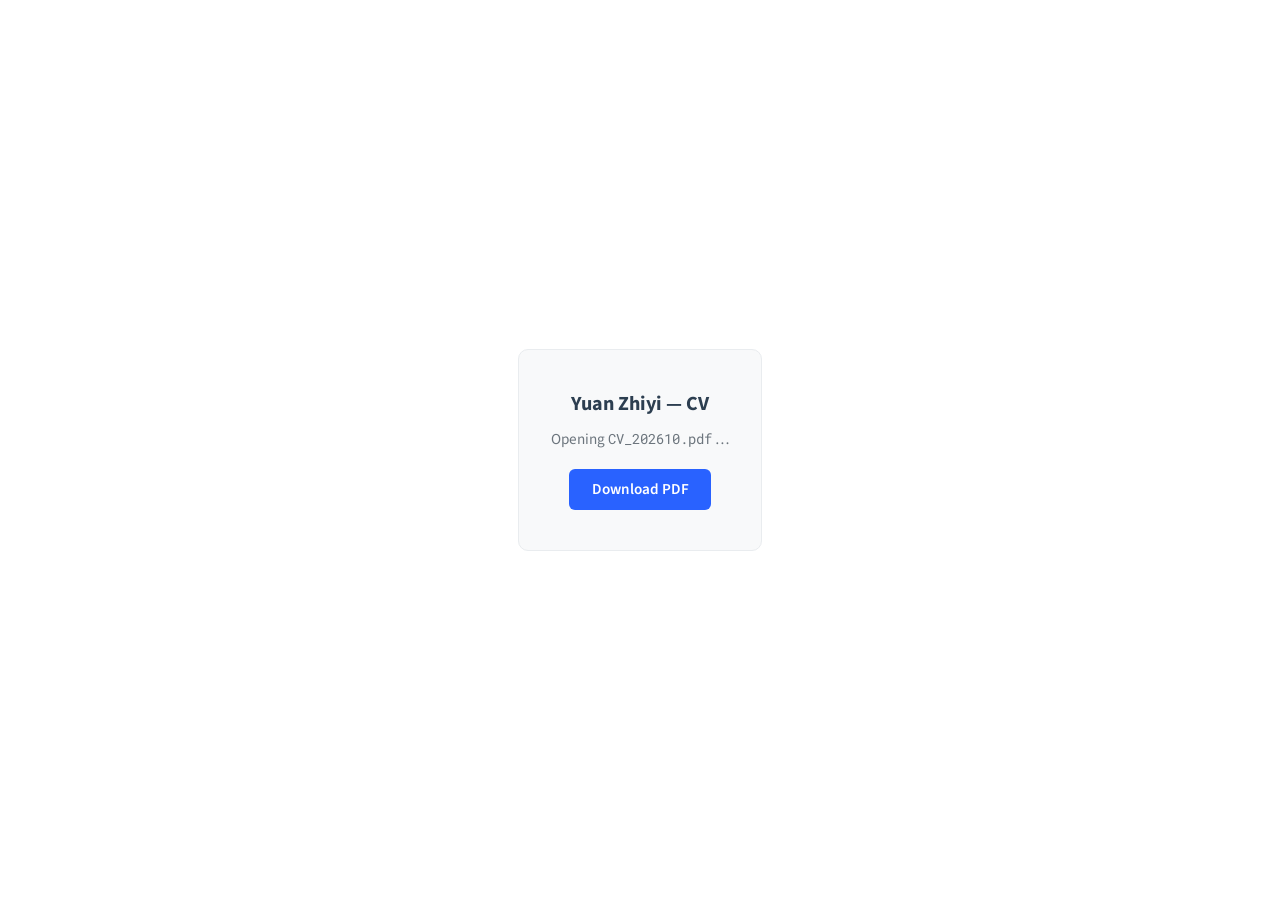
<file: cv.html>
<!DOCTYPE html>
<html lang="en">
<head>
  <meta charset="UTF-8">
  <meta name="viewport" content="width=device-width, initial-scale=1.0">
  <title>CV — Yuan Zhiyi (苑智奕)</title>
  <meta name="description" content="CV of Yuan Zhiyi">
  <link href="https://fonts.googleapis.com/css2?family=Source+Sans+3:wght@400;600&family=Roboto+Mono:wght@400;500&display=swap" rel="stylesheet">
  <style>
    :root {
      --color-primary: #2962ff;
      --color-text: #2c3e50;
      --color-text-secondary: #6c757d;
      --color-border: #e9ecef;
      --color-bg-alt: #f8f9fa;
    }
    * { margin: 0; padding: 0; box-sizing: border-box; }
    body {
      font-family: 'Source Sans 3', -apple-system, BlinkMacSystemFont, 'Segoe UI', Roboto, sans-serif;
      color: var(--color-text);
      background: #fff;
      min-height: 100vh;
      display: flex;
      align-items: center;
      justify-content: center;
      padding: 2rem;
    }
    .card {
      text-align: center;
      max-width: 420px;
      padding: 2.5rem 2rem;
      border: 1px solid var(--color-border);
      border-radius: 10px;
      background: var(--color-bg-alt);
    }
    h1 { font-size: 1.25rem; margin-bottom: 0.6rem; }
    p { color: var(--color-text-secondary); font-size: 0.95rem; margin-bottom: 1.2rem; }
    a.btn {
      display: inline-block;
      padding: 0.6rem 1.4rem;
      background: var(--color-primary);
      color: #fff;
      border-radius: 6px;
      text-decoration: none;
      font-weight: 600;
      font-size: 0.95rem;
    }
    a.btn:hover { text-decoration: none; opacity: 0.9; }
    .mono { font-family: 'Roboto Mono', monospace; font-size: 0.85rem; }
  </style>
</head>
<body>
  <div class="card">
    <h1>Yuan Zhiyi — CV</h1>
    <p>Opening <span class="mono">CV_202610.pdf</span> …</p>
    <a class="btn" id="cv-download" download="CV_202610.pdf" href="#">Download PDF</a>
  </div>
  <script>
    (function () {
      var b64 = "[base64]/77J2MlkqlTtbsBoNFTKhQwGY3mxUJffL/7i6j9/WcNlLfuy7Zf33+qFv9b//7r86dfLH//iL8EtpYR8+fXj4uszwe+XEJeS6pX7P67Oratz8cO5FOrfpX2+vsQ1tTv5dY/1s9yd8+/1zv31n7/+rQ4aL94tu9t9G/TF72kJztc/whK2QMNGX1+40Yt16LQ5F95fX1LiIctb/Z/r//pU+oafca+fqT5Z3w71e26j3PF/rIT5K14v9bm8EeEFx9PvdQERZpG/1mKXQfPUcdb6GSN+tjnj7Uh1G1douVUacMgccTomMQZeYONdpoHj1iZiMtq3ttT2CVPvtPTUWHEkm0fRezkg49pnG6F9ttFkLrqXvsFe/flXFgPvlz3nADsWwxJ9rhvml7DaDQsfyKZALGhsbmzANfKIv1+WuG/58h8zUl5yHem3S9rikncvV/59+fvlF6Qhd1LDb4aypOyJhkJb2LY6bqFdoQ0D6XSvsQlA43TdR1cCXi/7awywyfxWozeu7Rtx/Vu7gsIDO3XjOynjiLKHt5mEx7AvVU2qUhGVIJyvYbuyBLy+hJWH2WSrmAj4Ft5YgupnIg0g9gpR8CTLaPiQd7/pdvh3ERPSkTZCpFHa98o8XMQ6MBxX0atpeqMJE5JXXB0+t8UgYe0brLMoqUIgTd5IAt5u/HTZXtcCO/WaWWVBNe/[base64]/IH8ws/YUYHY8BWxw82bgmNMRgupN5ym2aeCoN3Vbg2lQaeU2zQqtxES4KrR+uCe1CaxANFae0pZTON1oz2GC0h393ME4HvPj/O59IrjpaNw83OdCI1nzvKPS8hZNGh1x3gUcA9kJ36eOAg933JdQTjIOmKcZBxdJAVgTUn7Sqw48nfq0NJ+z4YlfJm3QyjOUYlKFLtifQFEQf2bd0WboQQyYUl2jR1VE0ZDp5Cx/hQa4a23BgDcWms+NXbg8CheIvQvRHS+pDRn8A51fVlAbxn+tNIAlYR+8DiAxBu0GhNdMUikBPXe4KRYly21MkAX/oUJfmUljUkgUmve2EU7QYMATYiltc9Xy2rxXq8qQNvn/Go59Ghnk8sSForeEhb7x0/dMR4M9/nOISH6HEIqLa3CAAwQdAtOspoe3qXDW0S0xtBXRKZLXTPKyILdjQgfTBrfuuDBJ4JnZ5+x3l4vPyB4xlNy2oWevxDssw4I5RyWeqTalgijJgsDuv0PB/hxmOAUt+YxWxtdhfKsAlqXHpWsOU/YwcraiMA1Ni5M1+GT34Ytc6MeXGL0pVQBvyVb1+jY+voaP6s04CMdtt6DZ0TGY/MB3iKmIMMnRW/yCaqyIrZCMNYHX7ZuhCKnlCImnDjcWXvqJ8IhcE3Eri15lxXwqsANGLHFT5Z22bMZUUeewqEQPZBBVPKX1DBlIraVOSY7MNMFfFe22sMlJv3R1WUsYg39C3qHoKYV3eygiVb/evWg2Cdt/GIAnHfjXZT9wHcu+O15PgJG33RO5uRhkabI8kiKWcZtY6gSQbOD1xl6P6hutCkFMdniWPHG2kO1isOmJhWcjJuAJCRGcnpEa8xA3rYwMvb5sJxVGgkhH2thp/h4XyUplHYZt3MEU4QWxlLYjjEMbxBE7iu6qTsXDXp84TxGfjRBducVYBU0BHDeNowDt0pBl63XcYExLVt1kuncZva20l8QI+yi22unAWz53WjKZNLZwPRAedpELDlpWw6fIuL4rjpGy+UEhusUmH3V4O9jBnEO4+EPeyfSQ2OUe66BwxqHs077iI+y/[base64]/XmWQDWYNK+BEuq5k84/CJ3hZblN7jSDCtHqfDirLSllhoStTQYj5NdvqUl/pfXafE7TpDL6rhqhYPNmwleQtH/[base64]/mfFTOz8wUhuPl1OXL3Rv726PhWik4M8nS+laeCDVmPax3Oc5m/RHXLFnJbf5yqF8SnaP/0aDarpFFoy9mENgqh9gBqQ5KNShaMShBqH4kgIYO3iCT5LNvSRlCqNb3VyOGDMCS0DD6+iqGU0QytUUIMNAHSZrYSLqFzlL/OfqnYMilIFH80v0YgvLC1YqJl0yMcA3281eVhb7YwIE7F/[base64]/7kYKTX0yG/msexzUWihUMZe5JHGeszPi2+hexhXXKOzMM39oNSFZqUblVdjF2fgOa+bNPKwQ59e8eMMK3WFL/sqiXYB2P3lXpgFObaHpihbINj9QWDr1dMYKaP17RfrTw/WTFxlcnahpOiUdqnSiWtxLKKnJ28NS+XuCX6sXfmfy+XhC1/[base64]/HpORYtabAN43Rwgdo17Mmsy2smhJ1uBwWl3gcN5kU1GttkGztactpua9qpj5GTbqgDHTJbEJmHfl7XCoh9c9vLcxxerXis48O+qeiF4mFWfsP/kofmUJ05LJdizMal64bvn8/b5h53U63uqXpQxGKpeEOivT5eVMhuvzjKZkpLtmCpc81oJWD1XyrZe86nKUpwX3Po6kVSNp3Ui0ZGHBQOyYaQS0AO6iRo8bk5LNQ5bFVE/aAOlnN4PbUqrDnJxW9e5z5c+bUqrO16vrv/Xvfs/LQTysmHUxv5pMMNqVqMQaBizEbKF0NSuhiHPtnhjtjx1wxexEM+EPZhwGbvUuomOAc+6bIfDAibgORfTUERMo/CU4YfPPNv0r01qauIjG2c0npuQatjKIcj8LASnQrgoOQ0/OqsLA/ZkyzGkMacId/tK38QjCQGaeRYi1IZp7Y55war+taaTKdTTK6Z/[base64]/[base64]/77Eb3mWRkq4ZR65s5Vxw1+tY2ZVXOMhhUSHB2/Y0HwMZj38kZw+yju1sbXZoRHMcsItbkrOO/[base64]/mWSfjM0rMrlqi7bvSbo+SCtazePYsK4joNzWqtuZ6knb37fcntkMybnxb9iUcAEWIFu9oxGcyQjfj5NrOBT9guAE46oYXmUEQQbBnD7s0MPvNgL8JYXKhnMYPfX6yA3+g/VwBCDywPJ4V5Nh8PA4IsJ3UUo7VFyZzAJMvzO6hf+8NEwNtxwuP7J7NQoedWyZG6zTDz/i0pAH3kX0Gobrn+iramHkcM1i69DgAhBlNxAp/41oO6NfNjuAw6Yn2+p2ft1DQBkAWDdh7Om/7OY6Vy6HBxnm8gkdCRbN3QjVt1ZKSIy0KQXti691kGxiMn2hx+QkxMLSYrg7EagnSFYXjH8YWhTHjGsk0+KuJw2Q6Wx3VfJsNZTjs6+IleTQYRK99WKaCfnhFjz/bdkPx/3dSeKSui1r6qK9zKJ5lf7TP26l9ljDFtBBhVDZpgzxrF5f0RHcw8FBMmxJtk+dDxedLjkZmmYTRfWpjVM9ZLBc3Cv66lI7+cEr7fZxVmWdgG/CDjfl9lIcumGTt/nGdcI9+gyDtDHfkqLzJFfQu9CTjsHOwlMAG9EgTFndoIprVwecOOOTQ/cbJJ5T27SQtpxE4rQwBHLUZNxdX2kEp+Nb1XlMgqrqF/YG2QDDmICCjkjnY77qsw1D8gh3lNQ2VpDcWaM2r8XGURvdGdGN/ie3etqcCNPGkPiLsXJzjjB7DFm7EFju/8SmAeVtxe8J6Pe3I5ncZIWKjD/jou6o/27cgUZ029/irwiq2tLLDzp02dOMsWPbCN2Zpj3IyaxcY3HsgRzQZWaAVGT8sP6rEbuipQtrq9sV5cYkb/koHpyHYG7G89ZUGsP1tVUV3SH9aYlI3X6uYxTqZqZvxpUe/6IHvhgRFT4qvIvWLmjBcejakfDkaijGxyRvd/1jKeUPA4wL4zOp3jQrvqJYVmgyJfdOn2BVntQv76z8d86XSx6MfeuExjz/RUzf5lz/8FxW7+/[base64]/bm2i3r/02f0ySmXO+e87vd3+/c0dGKRSUTCa7ZUXKI+ZcQ96s2fELzTkZwVtLpEnSZKTmJZ6SBJmkGyVFy6VxCrxILT+rVgTysX+ScvokxWZ6MkXJCm8JXo/[base64]/LsTE20FmQlmS2biJhJjTcy5EWRNDObFJz+0Mi1+xbJFi1euWpxg22LTbTJbdBlGm8GUY034Lab//UeRD0dNomZSidQsajY1n3qAWkglU0upFOphKo3aSOkpA5VOZVEmKpeyUDaqgCqkiuQExlAmFwRUQW2jfpI9IXt71KxRz8rHyR+StytWKuyKH+kl9GmlXnmKyVdFqTaousPCw1rDZ4TXj9aMzg+giHNIhCRR2lAkG+mPEm9ncP1IBN1sd+y2chZHZbFdwDWB6/ZtyGGunlhtqUIFXLFe6Xr2ddTFdb6LHO2CyBQYUYNZcHuRy7XrFERNgFbl33ESHU/ieoZQH9fzA3J0CPgsVGrwdiWEwTE6ApdV+PI7pcm+yC6QQzrI2BNSX5umdSfazq+oQU3tWshhBhe+gaNX4fDKeYae4s7urta+Fnvz1gbe6zuAWri3jhnvEp5k8Gw8ZyOWJ4Gq6PwHL/qP7xfYtZuQ/l98v7K1DrUJeA2EaeLnFWc/nu57/kugDn23m4/AvRW90vheWR+oYQmEy6UsEtRYhnZsczpLK/kt9vyliRyORnD7iYEaGA/jPQOOSuR0OJxCdXXJ0xat4bmtHa19e05ewkztapy8GKswgyd9kwhTYdYhUHnIErNJh6IU7oPVor4/MrhSLWlzufRplMik2NERQZIYVsQPlNN65g0PyhDwBqalYGNXMoenxM3BOnzb93fAxJdPtviOCGsYdsF1Bdu50rC2JJPDYxGwZ0+iv7b1Ca8cGqht544dL97oEyI2EDL9IjSJkRADE+AuP8zwl/nZn0YehXaNQYmnF266Dy/kcBL4B5Tf1qfPF/zQbVAu2GGYyadCEyQp2WMQ71uONc8IfmUe7KADV/XXAoPR+hFayY6KwO0VvbCqC+73RR4i/cQNokH2A6mAYPfM06him7O6pIJfvnlZ4ToOxzqBe0WA00r2anst6ui2v/fEScFvWLXnYbL8HbE4Eut+TIKZMPPEtX1CIkzU4J1K17GaI629qp6Wv7SJ3HUvVj9WIxAcUbCjt27iSHaLDDYQIL+RhqLEZGhivkl/EY+Ke/zPudt5J3yn/A2kgdeS9Yyr/QI6yB28sVuTwcQA9eGpNw+3WufzuPN3zyMCFBKlIVEGt8EEuTQ+SsQKaQgUIuPInIoMnGEqcmUKelAEhrCCpPZeQX7OfwU5eknqU6RSiRT5KcREfgKxWDXMdkBPlJgizWTYV/H9wbIGQky/HXr2POrkDr6JHAcEdsJj0lXNMdMhY3r2Uxnpz+X0HevxHSGb6GEkpvfDWBGWibAu2P/wMNsgXSBbaFsRrikTtrur3GV78T2QMwEif6DrGxu85zlS7OYitInbvAq5bIKeaTxQXV5VUeVwCHg5jqMlPcM6fw8Su+BGPWxr5/mbQGmZpsZn9rQ1wxicNIFd4ClH1UjLlu0oIhoNJRw4G0wo69+LHP4b7RPkghzRw+xhOELoGREY9vwf+XiH5HW+E8I7RG+neES0+H7h1vsbbhelZC0wEW5HKdmv8H2/yOXt/8Ut++7/Y5eoXuuTBfduI6jlUieYNcAlfo9n4Xlzb8NRePxgPMyCeZ99D5E8Vtdr7kRE2BochSDsEtFbSy9/tO1Es8i92ptv3ifsz0Rr1mlJC/hREWJ9kko090YOkx5qQc2OlT4Gqwb4hC8wl7q2KPtJ/iWGHfo1FnV/rD+NKeg4bnmdg8nXP4Y4AaujcOyitQ/q9W0nc3jwMOy4Fw6fajrCnRlIxROEiFdKfYUiHNZBb0jxLPHW6E6IZltG3h/U7Ct3l2xx2kuc/GOVOYVm7kH7ucFyoeKU/SKmfCrgen0XTmuvTPkEp/ABWn9NyWYFhqJJRV3DqJfrvYocXYIYDYdhNHO0p3Rzm9BtQgVLtUtRer+JZ/uzXrrkbON+aLy8V8A9UoImzTkX38PjMOiF0UqY574rlXD7fkgQhNnh4R9Bxeqk+RKj6V9zcN29pmRDUK5yJdked/6e0vcIJF0fBXUhzoXlDDzN54E5EMZvL7NvJdam+7Z2dPj2HQtabKkI80VYmxSSj8reuAypl/2X5dIArNd8nXIZyzp4PPkQPa2t+sJebb9vYGjos/V4fCtf6EbOFq4VudsFSGVakOdpe7Vzx05e/zjdennsyAwO3zZ/FpYt7V2/d7vw0pqDFcO2KwWNjrZC1V6SLvNarb7wXqyYg4VuiCvnm53IXcQVomqbgFOZLcj+jKemxlvPNzR493R0qK547VIJoTPp7LVrBI/BCh9ou2Fy95luWd9bsO0tuTQdBM0Lm31Fzz6c6ba1fWqBxseanhBe+YL1Ary2sUWF19SU4cab5R7aajaCgfa+TRfVV1mr6xWNZk31WZyuXgGwlFTYGzBoUqhstNXsYs7uvOoxaC9PwkVrl3RNGTm91c4a7beLJS5UagLNe3nn22hs06cRs3cy3BrI0wUIpxExp8TA/wHmSAziQmObJFWaIrILPj3VGUR3kH7lSDz1v0TYriPAr/jmXol5Log10GLeLb0+YcMxNTNw6O8pNvviNoYEVYVRf4AMoMfxvjZISkcxmpOGdYwy3Lzch5C59p5eA5iRBwDqwyMc9o6adOqVU8REX+EDymjL9kuXDz+ysWfZ2lIW38xibSgSdycpAqG9eHkX/bRWmb+hpX3LajqeJlnJ8C3DNv166c7mKnn8q4fuIg+Evmau5XsgojupkJphigb6ZJiNcQ980pQJpdeErJ6xvsiKkHIUbVDmIL3YAb66FdFpcOaivK5GBetH2Dc5btLdu1UuSvqrZXaqtL5+GFMQUsoyraERGWvQ65cgQRCfOBWutizy97GNTSi/XXCNWi+hpvoAm8DYbjNXdvsESAWfqL3edye17iQ+8NPokx6N0pczOD7QA8qmEjvafDWfUxMPtFB5+mRy0xqbGmttKPKncTh506fBmNo/89r584OBbzDQBJ+hBjcVHp7qd1+J6dnvnLRXX7kOEgOcFsKd3sQennqhCtAgxxztIGc3Q6cIzLsPhUMCZ4SQ0Px38DKRy6OjA+CZE5DuZx50Y0R0/EsKusQ7KU4DffhDPgb/QmpIDsUGTlTHHLlC/pvGXAFaBpvC1nMVWIxfWRq9giiDrYxUApX6D3eWu/7wabxep90RpS1gUwunb1BiKkKpXN/Imgz6AVUoq2urnBWE7PBu/E46KZfDvKxBJm5vFTk2izo32QgJRBbWbo9r7J04obC7OTFXFUpqi0TXDXdjX1an7U1N8daaFp/3PD6pdMXj+/nwSQZ6L21u+re5CJuR89LXz6vFyPfkM6wp0bCoSd4cgor30ImATnXxCmlGOlLuq4R7fZo28pRIR9xK8tCsiAzb0rd+y9BFAeTlIGYwCBdXoqqdmptHtTGSy3KiOBb1FiJU8eRVyHq3uBr0ebI0sYp1Qsb99c3KvlwRZpZHYbUo8VwkI3ucte43TWumjpPw3tqtX/[base64]/ds+SigsK3c2ZmjzNuVuwK2Y7M/daqLmlkTSuFpkHddU3sQtdWOn7ARFuPlsy37qrecbN91R+qjpibffwcDt+vn/uj6irpB8utuonl+ZT7MRPUQHp69MQCy8WufAwjdYVsFEsShzH3OFUeRv1gi41QF3qZz760IN3KK1ucs9KclPe+v1FHcmSek6amnI+71UrQ0Fc16UpeyUm86UlZkk9P6pAU/+JBjLRLU/9Wepb720nueaGfGsoMxaAAsXgFykGhoZWPvAgUIGbJKteGQqt8A1mlpRi0Ba1BGWgHejcUoUqcg0JD3AOhXxQYij3ELCEvgocY3bkl9IvgaLqSiVlCdw5H3OZxkO0Of5PEVIEjDkfcEkdsY4Zh//[base64]/vx/3/+P//[base64]/Z8GYnC855/+u6weuBWaHmafez30/g4gwNydEIpHVmrUbgwNdg6ZNnbzR0zsywDXMdHQZP4IfiQawPEvwnIi3NuNHifnR5njcAPGBAeY9i/HBERLVb1gykiBEaW8Lr2bvDob9A0YLP42zHTDWdGDkgHcJCzNCRPQnBhHDiJHEU+KfIqpowB83svUIdvNc6eEZFOEbETvdZurUmUuCQ2LDfL19IqynT506Y5Lpda71YhvrVa7u/sHR4f6+1q5BHtarbKzX2livC44Wjvpajw8Osnbz9HEN8LIO9rLe5LnVOjLcMyzc2jssODIk/H0b600+vuHW0cFh/tbC9zDPAE/XcE8P68ggD98w6wgfT+vlDvabrJcFB0VYr/F19wwK97SePNnaOtzT09onIiJk3pQpEZHeNsFh3lO8hHPCpwT0nRQ+xfR3k5fZrds0ec3KJR+vs//YJiImwtorOMzawzPC1Tcg3OYvoX1zYF1wWKBrACF8MMQIITajiNHEGGICMZGYREwmbIgpxDRiOjGD+ICYTcwh5hLziA+Jj4iFxCLCllhMLCGWEh8Ty4jlxApiFbGaWEOsJdYR64kNxEbCnthEOBCbiS3EVmIbsZ3YQTgTLoQr4Ua4Ex6EJ+FF+BC+hB/hTwQQgUQwEUKEEmFEBBFFxBCxRDyRQFwQjRALaRM+1hBrTAk0J6JFpOiuWbt4ufiS+XzzQvNPJf0kkZIeaaj0K9KJ/MpiQT9JP8d+T9+63T+i/7MBZgPWD9g7cPjA3ZajLE++PfJth7f/MSh38ODB6VacVYjVNWoYpRkyaIjvkFOybFmz7F9Dj70z6p37w1YN+z/D99Ii2ot+zkxkypjnI+QjYGTwyE52EdvI+VhbWXeOch7VOnrS6JNjVo7xHyOHBsvuZGSEbUZ+Z7So23WoMZa0i89ukHM4oFsiKUxTZccxcUpFfBqH3Xu+j93qvttBPTyA/EkHpFJiJLeFGWp0mjyNljsC70gASU/hyRJNulaRTgbaoxA2gNQ1XUP7GTwEcmU4EgrmcEtiySvl+l1GKHl8TG9VfxPcO28YqAQ++pHsTJg9uSFMIfdLP5zJgiPZhlq8m9kWj20lO5i5yxxXBlbsqqktq6gpSGvYqeEa9xzPr2eOn/WYznmRW5UfK9cEWizyDdviTFPyeU/DLnccOXC0nKUWu2fscT3KVF4s+prDH7bLKM2kJb5O290aT3zS1gVzs1jL7vJII7QZrxsj9VCit2rr2n850/CLAS4bqOenuv35sTIjOUEpkc/WaEO4APKIISYsKS1VreQ2TXBa7rI5oRiLYKQzkBanL3z2VQd9JK5r6VrbTaNcs5Y0TmenTpA47QwNcaBn3l3z/P75gw3NrF3n+bhjzFeXzz7QcmHS+crVfk6Mw5b2/f7ckVMHPjtyu6WjsvGRxqLHDNbLqHvslvNmhoeyIXeU54z0vQP1jRfQKMRW9xTINq5emxrMzIl4evrrfU2nT3J6x+LAg2vLg5u2NHtZCF7J9dBPD/[base64]/F2TdxFCEvjEHKWNqye6tQuR16aDFaAdcF554ufkEd7uZgtezh3C+xuIB9Wt555Qv64ZS7eCjbYxZQLb2plXtzPdWkt0r+ERsewI+QUhEw/PGjf3B4ENyTrd94+G4tZ/C6opQ3a7KMsDJJSN582frCZq8ZdsqVb5o5l8WCpoyq7gYMaWE9S5s/bbFZwlvwpuf5iG5zXg1eb1aquOlV2g7aKO8mUQIAPq/edYusDFMTaOhWskHiuXBJDXclK3cz3fGcimS5KI4rZtXzDQ/[base64]/CQ56PBwug62LAHmsJRvQKgl+JHrwSwybeUlYXXh0UFB4eFFQdXldXXV3H4lvmfzkm/BVeFAUOr0SwUi8GZ43sSniru09sSGhoaUhTcVFWXj6rnR+8ztnRQqFQq9Pp1Mz0zILbt4EUECATGbtFRhGwD46/gIQX4o4t8EgGGzED0/DCvy8eMynMBxbGw3ruvaFYHGPnvZ0Nid64YRwzrq9G+P1kbxm9kF7qjFzazh1cnztrAd1bLXLjGSN8ItSLMaDNSohfeQflyVcPNZIfp2Qf5/ifSrkqabIhO/Y1JXBuzU3fBpYlAMwxpVHOWrkckZ2+BmKtO3e4MWR+kRIfpSAY+dvw9KXn1+fCVA/zE0LmCftoO9gXjld/3QeI8NclfXSMh1MbLKIbVzc3w3lNPOUxoBhEFUUC6DQrZ0g2C1Y0Mhka0vQ33YSPKPtg9dCEU3YeG16wt0T0GByaQtFWfLCdSEi4WPrf92X5dIArNd8nXIZyzp4PPkQPa2t+sJebb9vYGjos/V4fCtf6EbOFq4VudsFSGVakOdpe7Vzx05e/zjdennsyAwO3zZ/FpYt7V2/d7vw0pqDFcO2KwWNjrZC1V6SLvNarb7wXqyYg4VuiCvnm53IXcQVomqbgFOZLcj+jKemxlvPNzR493R0qK547VIJoTPp7LVrBI/BCh9ou2Fy95luWd9bsO0tuTQdBM0Lm31Fzz6c6ba1fWqBxseanhBe+YL1Ary2sUWF19SU4cab5R7aajaCgfa+TRfVV1mr6xWNZk31WZyuXgGwlFTYGzBoUqhstNXsYs7uvOoxaC9PwkVrl3RNGTm91c4a7beLJS5UagLNe3nn22hs06cRs3cy3BrI0wUIpxExp8TA/wHmSAziQmObJFWaIrILPj3VGUR3kH7lSDz1v0TYriPAr/jmXol5Log10GLeLb0+YcMxNTNw6O8pNvviNoYEVYVRf4AMoMfxvjZISkcxmpOGdYwy3Lzch5C59p5eA5iRBwDqwyMc9o6adOqVU8REX+EDymjL9kuXDj+ysWfZ2lIW38xibSgSdycpAqG9eHkX/bRWmb+hpX3LajqeJlnJ8C3DNv166c7mKnn8r4fuIg+Evmau5XsgojupkJphigb6ZJiNcQ980pQJpdeErJ6xvsiKkHIUbVDmIL3YAb66FdFpcOaivK5GBetH2Dc5btLdu1UuSvqrZXaqtL5+GFMQUsoyraERGWvQ65cgQRCfOBWutizy97GNTSi/XXCNWi+hpvoAm8DYbjNXdvsESAWfqL3edye17iQ+8NPokx6N0pczOD7QA8qmEjvafDWfUxMPtFB5+mRy0xqbGmttKPKncTh506fBmNo/89r584OBbzDQBJ+hBjcVHp7qd1+J6dnvnLRXX7kOEgOcFsKd3sQennqhCtAgxxztIGc3Q6cIzLsPhUMCZ4SQ0Px38DKRy6OjA+CZE5DuZx50Y0R0/EsKusQ7KU4DffhDPgb/QmpIDsUGTlTHHLlC/pvGXAFaBpvC1nMVWIxfWRq9giiDrYxUApX6D3eWu/7wabxep90RpS1gUwunb1BiKkKpXN/Imgz6AVUoq2urnBWE7PBu/E46KZfDvKxBJm5vFTk2izo32QgJRBbWbo9r7J04obC7OTFXFUpqi0TXDXdjX1an7U1N8daaFp/3PD6pdMXj+/nwSQZ6L21u+re5CJuR89LXz6vFyPfkM6wp0bCoSd4cgor30ImATnXxCmlGOlLuq4R7dZo28pRIR9xK8tCsiAzb0rd+y9BFAeTlIGYwCBdXoqqdmptHtTGSy3KiOBb1FiJU8eRVyHq3uBr0ebI0sYp1Qsb99c3KvlwRZpZHYbUo8VwkI3ucte43TWumjpPw3tqtX/[base64]/ds+SigsK3c2ZmjzNuVuwK2Y7M/daqLmlkTSuFpkHddU3sQtdWOn7ARFuPlsy37qrecbN91R+qjpibffwcDt+vn/uj6irpB8utuonl+ZT7MRPUQHp69MQCy8WufAwjdYVsFEsShzH3OFUeRv1gi41QF3qZz760IN3KK1ucs9KclPe+v1FHcmSek6amnI+71UrQ0Fc16UpeyUm86UlZkk9P6pAU/+JBjLRLU/9Wepb720nueaGfGsoMxaAAsXgFykGhoZWPvAgUIGbJKteGQqt8A1mlpRi0Ba1BGWgHejcUoUqcg0JD3AOhXxQYij3ELCEvgocY3bkl9IvgaLqSiVlCdw5H3OZxkO0Of5PEVIEjDkfcEkdsY4Zh//[base64]/vx/3/+P//[base64]/Z8GYnC855/+u6weuBWaHmafez30/g4gwNydEIpHVmrUbgwNdg6ZNnbzR0zsywDXMdHQZP4IfiQawPEvwnIi3NuNHifnR5njcAPGBAeY9i/HBERLVb1gykiBEaW8Lr2bvDob9A0YLP42zHTDWdGDkgHcJCzNCRPQnBhHDiJHEU+KfIqpowB83svUIdvNc6eEZFOEbETvdZurUmUuCQ2LDfL19IqynT506Y5Lpda71YhvrVa7u/sHR4f6+1q5BHtarbKzX2livC44Wjvpajw8Osnbz9HEN8LIO9rLe5LnVOjLcMyzc2jssODIk/H0b600+vuHW0cFh/tbC9zDPAE/XcE8P68ggD98w6wgfT+vlDvabrJcFB0VYr/F19wwK97SePNnaOtzT09onIiJk3pQpEZHeNsFh3lO8hHPCpwT0nRQ+xfR3k5fZrds0ec3KJR+vs//YJiImwtorOMzawzPC1Tcg3OYvoX1zYF1wWKBrACF8MMQIITajiNHEGGICMZGYREwmbIgpxDRiOjGD+ICYTcwh5hLziA+Jj4iFxCLCllhMLCGWEh8Ty4jlxApiFbGaWEOsJdYR64kNxEbCnthEOBCbiS3EVmIbsZ3YQTgTLoQr4Ua4Ex6EJ+FF+BC+hB/hTwQQgUQwEUKEEmFEBBFFxBCxRDyRQFwQjRALaRM+1hBrTAk0J6JFpOiuWbt4ufiS+XzzQvNPJf0kkZIeaaj0K9KJ/MpiQT9JP8d+T9+63T+i/7MBZgPWD9g7cPjA3ZajLE++PfJth7f/MSh38ODB6VacVYjVNWoYpRkyaIjvkFOybFmz7F9Dj70z6p37w1YN+z/D99Ii2ot+zkxkypjnI+QjYGTwyE52EdvI+VhbWXeOch7VOnrS6JNjVo7xHyOHBsvuZGSEbUZ+Z7So23WoMZa0i89ukHM4oFsiKUxTZccxcUpFfBqH3Xu+j93qvttBPTyA/EkHpFJiJLeFGWp0mjyNljsC70gASU/hyRJNulaRTgfaoxA2gNQ1XUP7GTwEcmU4EgrmcEtiySvl+l1GKHl8TG9VfxPcO28YqAQ++pHsTJg9uSFMIfdLP5zJgiPZhlq8m9kWj20lO5i5yxxXBlbsqqktq6gpSGvYqeEa9xzPr2eOn/WYznmRW5UfK9cEWizyDdviTFPyeU/DLnccOXC0nKUWu2fscT3KVF4s+prDH7bLKM2kJb5O290aT3zS1gVzs1jL7vJII7QZrxsj9VCit2rr2n850/CLAS4bqOenuv35sTIjOUEpkc/WaEO4APKIISYsKS1VreQ2TXBa7rI5oRiLYKQzkBanL3z2VQd9JK5r6VrbTaNcs5Y0TmenTpA47QwNcaBn3l3z/P75gw3NrF3n+bhjzFeXzz7QcmHS+crVfk6Mw5b2/f7ckVMHPjtyu6WjsvGRxqLHDNbLqHvslvNmhoeyIXeU54z0vQP1jRfQKMRW9xTINq5emxrMzIl4evrrfU2nT3J6x+LAg2vLg5u2NHtZCF7J9dBPD/[base64]/F2TdxFCEvjEHKWNqye6tQuR16aDFaAdcF554ufkEd7uZgtezh3C+xuIB9Wt555Qv64ZS7eCjbYxZQLb2plXtzPdWkt0r+ERsewI+QUhEw/PGjf3B4ENyTrd94+G4tZ/C6opQ3a7KMsDJJSN582frCZq8ZdsqVb5o5l8WCpoyq7gYMaWE9S5s/bbFZwlvwpuf5iG5zXg1eb1aquOlV2g7aKO8mUQIAPq/edYusDFMTaOhWskHiuXBJDXclK3cz3fGcimS5KI4rZtXzDQ/[base64]/CQ56PBwug62LAHmsJRvQKgl+JHrwSwybeUlYXXh0UFB4eFFQdXldXXV3H4lvmfzkm/BVeFAUOr0SwUi8GZ43sSniru09sSGhoaUhTcVFWXj6rnR+8ztnRQqFQq9Pp1Mz0zILbt4EUECATGbtFRhGwD46/gIQX4o4t8EgGGzED0/DCvy8eMynMBxbGw3ruvaFYHGPnvZ0Nid64YRwzrq9G+P1kbxm9kF7qjFzazh1cnztrAd1bLXLjGSN8ItSLMaDNSohfeQflyVcPNZIfp2Qf5/ifSrkqabIhO/Y1JXBuzU3fBpYlAMwxpVHOWrkckZ2+BmKtO3e4MWR+kRIfpSAY+dvw9KXn1+fCVA/zE0LmCftoO9gXjld/3QeI8NclfXSMh1MbLKIbVzc3w3lNPOUxoBhEFUUC6DQrZ0g2C1Y0Mhka0vQ33YSPKPtg9dCEU3YeG16wt0T0GByaQtFWfLCdSEi4WPrf92X5dIArNd8nXIZyzp4PPkQPa2t+sJebb9vYGjos/V4fCtf6EbOFq4VudsFSGVakOdpe7Vzx05e/zjelennsyAwO3zZ/FpYt7V2/d7vw0pqDFcO2KwWNjrZC1V6SLvNarb7wXqyYg4VuiCvnm53IXcQVomqbgFOZLcj+jKemxlvPNzR493R0qK547VIJoTPp7LVrBI/BCh9ou2Fy95luWd9bsO0tuTQdBM0Lm31Fzz6c6ba1fWqBxseanhBe+YL1Ary2sUWF19SU4cab5R7aajaCgfa+TRfVV1mr6xWNZk31WZyuXgGwlFTYGzBoUqhstNXsYs7uvOoxaC9PwkVrl3RNGTm91c4a7beLJS5UagLNe3nn22hs06cRs3cy3BrI0wUIpxExp8TA/wHmSAziQmObJFWaIrILPj3VGUR3kH7lSDz1v0TYriPAr/jmXol5Log10GLeLb0+YcMxNTNw6O8pNvviNoYEVYVRf4AMoMfxvjZISkcxmpOGdYwy3Lzch5C59p5eA5iRBwDqwyMc9o6adOqVU8REX+EDymjL9kuXDj+ysWfZ2lIW38xibSgSdycpAqG9eHkX/bRWmb+hpX3LajqeJlnJ8C3DNv166c7mKnn8r4fuIg+Evmau5XsgojupkJphigb6ZJiNcQ980pQJpdeErJ6xvsiKkHIUbVDmIL3YAb66FdFpcOaivK5GBetH2Dc5btLdu1UuSvqrZXaqtL5+GFMQUsoyraERGWvQ65cgQRCfOBWutizy97GNTSi/XXCNWi+hpvoAm8DYbjNXdvsESAWfqL3edye17iQ+8NPokx6N0pczOD7QA8qmEjvafDWfUxMPtFB5+mRy0xqbGmttKPKncTh506fBmNo/89r584OBbzDQBJ+hBjcVHp7qd1+J6dnvnLRXX7kOEgOcFsKd3sQennqhCtAgxxztIGc3Q6cIzLsPhUMCZ4SQ0Px38DKRy6OjA+CZE5DuZx50Y0R0/EsKusQ7KU4DffhDPgb/QmpIDsUGTlTHHLlC/pvGXAFaBpvC1nMVWIxfWRq9giiDrYxUApX6D3eWu/7wabxep90RpS1gUwunb1BiKkKpXN/Imgz6AVUoq2urnBWE7PBu/E46KZfDvKxBJm5vFTk2izo32QgJRBbWbo9r7J04obC7OTFXFUpqi0TXDXdjX1an7U1N8daaFp/3PD6pdMXj+/nwSQZ6L21u+re5CJuR89LXz6vFyPfkM6wp0bCoSd4cgor30ImATnXxCmlGOlLuq4R7dZo28pRIR9xK8tCsiAzb0rd+y9BFAeTlIGYwCBdXoqqdmptHtTGSy3KiOBb1FiJU8eRVyHq3uBr0ebI0sYp1Qsb99c3KvlwRZpZHYbUo8VwkI3ucte43TWumjpPw3tqtX/[base64]/ds+SigsK3c2ZmjzNuVuwK2Y7M/daqLmlkTSuFpkHddU3sQtdWOn7ARFuPlsy37qrecbN91R+qjpibffwcDt+vn/uj6irpB8utuonl+ZT7MRPUQHp69MQCy8WufAwjdYVsFEsShzH3OFUeRv1gi41QF3qZz760IN3KK1ucs9KclPe+v1FHcmSek6amnI+71UrQ0Fc16UpeyUm86UlZkk9P6pAU/+JBjLRLU/9Wepb720nueaGfGsoMxaAAsXgFykGhoZWPvAgUIGbJKteGQqt8A1mlpRi0Ba1BGWgHejcUoUqcg0JD3AOhXxQYij3ELCEvgocY3bkl9IvgaLqSiVlCdw5H3OZxkO0Of5PEVIEjDkfcEkdsY4Zh//[base64]/vx/3/+P//[base64]/Z8GYnC855/+u6weuBWaHmafez30/g4gwNydEIpHVmrUbgwNdg6ZNnbzR0zsywDXMdHQZP4IfiQawPEvwnIi3NuNHifnR5njcAPGBAeY9i/HBERLVb1gykiBEaW8Lr2bvDob9A0YLP42zHTDWdGDkgHcJCzNCRPQnBhHDiJHEU+KfIqpowB83svUIdvNc6eEZFOEbETvdZurUmUuCQ2LDfL19IqynT506Y5Lpda71YhvrVa7u/sHR4f6+1q5BHtarbKzX2livC44Wjvpajw8Osnbz9HEN8LIO9rLe5LnVOjLcMyzc2jssODIk/H0b600+vuHW0cFh/tbC9zDPAE/XcE8P68ggD98w6wgfT+vlDvabrJcFB0VYr/F19wwK97SePNnaOtzT09onIiJk3pQpEZHeNsFh3lO8hHPCpwT0nRQ+xfR3k5fZrds0ec3KJR+vs//YJiImwtorOMzawzPC1Tcg3OYvoX1zYF1wWKBrACF8MMQIITajiNHEGGICMZGYREwmbIgpxDRiOjGD+ICYTcwh5hLziA+Jj4iFxCLCllhMLCGWEh8Ty4jlxApiFbGaWEOsJdYR64kNxEbCnthEOBCbiS3EVmIbsZ3YQTgTLoQr4Ua4Ex6EJ+FF+BC+hB/hTwQQgUQwEUKEEmFEBBFFxBCxRDyRQFwQjRALaRM+1hBrTAk0J6JFpOiuWbt4ufiS+XzzQvNPJf0kkZIeaaj0K9KJ/MpiQT9JP8d+T9+63T+i/7MBZgPWD9g7cPjA3ZajLE++PfJth7f/MSh38ODB6VacVYjVNWoYpRkyaIjvkFOybFmz7F9Dj70z6p37w1YN+z/D99Ii2ot+zkxkypjnI+QjYGTwyE52EdvI+VhbWXeOch7VOnrS6JNjVo7xHyOHBsvuZGSEbUZ+Z7So23WoMZa0i89ukHM4oFsiKUxTZccxcUpFfBqH3Xu+j93qvttBPTyA/EkHpFJiJLeFGWp0mjyNljsC70gASU/hyRJNulaRTgbaoxA2gNQ1XUP7GTwEcmU4EgrmcEtiySvl+l1GKHl8TG9VfxPcO28YqAQ++pHsTJg9uSFMIfdLP5zJgiPZhlq8m9kWj20lO5i5yxxXBlbsqqktq6gpSGvYqeEa9xzPr2eOn/WYznmRW5UfK9cEWizyDdviTFPyeU/DLnccOXC0nKUWu2fscT3KVF4s+prDH7bLKM2kJb5O290aT3zS1gVzs1jL7vJII7QZrxsj9VCit2rr2n850/CLAS4bqOenuv35sTIjOUEpkc/WaEO4APKIISYsKS1VreQ2TXBa7rI5oRiLYKQzkBanL3z2VQd9JK5r6VrbTaNcs5Y0TmenTpA47QwNcaBn3l3z/P75gw3NrF3n+bhjzFeXzz7QcmHS+crVfk6Mw5b2/f7ckVMHPjtyu6WjsvGRxqLHDNbLqHvslvNmhoeyIXeU54z0vQP1jRfQKMRW9xTINq5emxrMzIl4evrrfU2nT3J6x+LAg2vLg5u2NHtZCF7J9dBPD/[base64]/F2TdxFCEvjEHKWNqye6tQuR16aDFaAdcF554ufkEd7uZgtezh3C+xuIB9Wt555Qv64ZS7eCjbYxZQLb2plXtzPdWkt0r+ERsewI+QUhEw/PGjf3B4ENyTrd94+G4tZ/C6opQ3a7KMsDJJSN582frCZq8ZdsqVb5o5l8WCpoyq7gYMaWE9S5s/bbFZwlvwpuf5iG5zXg1eb1aquOlV2g7aKO8mUQIAPq/edYusDFMTaOhWskHiuXBJDXclK3cz3fGcimS5KI4rZtXzDQ/[base64]/CQ56PBwug62LAHmsJRvQKgl+JHrwSwybeUlYXXh0UFB4eFFQdXldXXV3H4lvmfzkm/BVeFAUOr0SwUi8GZ43sSniru09sSGhoaUhTcVFWXj6rnR+8ztnRQqFQq9Pp1Mz0zILbt4EUECATGbtFRhGwD46/gIQX4o4t8EgGGzED0/DCvy8eMynMBxbGw3ruvaFYHGPnvZ0Nid64YRwzrq9G+P1kbxm9kF7qjFzazh1cnztrAd1bLXLjGSN8ItSLMaDNSohfeQflyVcPNZIfp2Qf5/ifSrkqabIhO/Y1JXBuzU3fBpYlAMwxpVHOWrkckZ2+BmKtO3e4MWR+kRIfpSAY+dvw9KXn1+fCVA/zE0LmCftoO9gXjld/3QeI8NclfXSMh1MbLKIbVzc3w3lNPOUxoBhEFUUC6DQrZ0g2C1Y0Mhka0vQ33YSPKPtg9dCEU3YeG16wt0T0GByaQtFWfLCdSEi4WPrf92X5dIArNd8nXIZyzp4PPkQPa2t+sJebb9vYGjos/V4fCtf6EbOFq4VudsFSGVakOdpe7Vzx05e/zjelennsyAwO3zZ/FpYt7V2/d7vw0pqDFcO2KwWNjrZC1V6SLvNarb7wXqyYg4VuiCvnm53IXcQVomqbgFOZLcj+jKemxlvPNzR493R0qK547VIJoTPp7LVrBI/BCh9ou2Fy95luWd9bsO0tuTQdBM0Lm31Fzz6c6ba1fWqBxseanhBe+YL1Ary2sUWF19SU4cab5R7aajaCgfa+TRfVV1mr6xWNZk31WZyuXgGwlFTYGzBoUqhstNXsYs7uvOoxaC9PwkVrl3RNGTm91c4a7beLJS5UagLNe3nn22hs06cRs3cy3BrI0wUIpxExp8TA/wHmSAziQmObJFWaIrILPj3VGUR3kH7lSDz1v0TYriPAr/jmXol5Log10GLeLb0+YcMxNTNw6O8pNvviNoYEVYVRf4AMoMfxvjZISkcxmpOGdYwy3Lzch5C59p5eA5iRBwDqwyMc9o6adOqVU8REX+EDymjL9kuXDj+ysWfZ2lIW38xibSgSdycpAqG9eHkX/bRWmb+hpX3LajqeJlnJ8C3DNv166c7mKnn8r4fuIg+Evmau5XsgojupkJphigb6ZJiNcQ980pQJpdeErJ6xvsiKkHIUbVDmIL3YAb66FdFpcOaivK5GBetH2Dc5btLdu1UuSvqrZXaqtL5+GFMQUsoyraERGWvQ65cgQRCfOBWutizy97GNTSi/XXCNWi+hpvoAm8DYbjNXdvsESAWfqL3edye17iQ+8NPokx6N0pczOD7QA8qmEjvafDWfUxMPtFB5+mRy0xqbGmttKPKncTh506fBmNo/89r584OBbzDQBJ+hBjcVHp7qd1+J6dnvnLRXX7kOEgOcFsKd3sQennqhCtAgxxztIGc3Q6cIzLsPhUMCZ4SQ0Px38DKRy6OjA+CZE5DuZx50Y0R0/EsKusQ7KU4DffhDPgb/QmpIDsUGTlTHHLlC/pvGXAFaBpvC1nMVWIxfWRq9giiDrYxUApX6D3eWu/7wabxep90RpS1gUwunb1BiKkKpXN/Imgz6AVUoq2urnBWE7PBu/E46KZfDvKxBJm5vFTk2izo32QgJRBbWbo9r7J04obC7OTFXFUpqi0TXDXdjX1an7U1N8daaFp/3PD6pdMXj+/nwSQZ6L21u+re5CJuR89LXz6vFyPfkM6wp0bCoSd4cgor30ImATnXxCmlGOlLuq4R7dZo28pRIR9xK8tCsiAzb0rd+y9BFAeTlIGYwCBdXoqqdmptHtTGSy3KiOBb1FiJU8eRVyHq3uBr0ebI0sYp1Qsb99c3KvlwRZpZHYbUo8VwkI3ucte43TWumjpPw3tqtX/[base64]/ds+SigsK3c2ZmjzNuVuwK2Y7M/daqLmlkTSuFpkHddU3sQtdWOn7ARFuPlsy37qrecbN91R+qjpibffwcDt+vn/uj6irpB8utuonl+ZT7MRPUQHp69MQCy8WufAwjdYVsFEsShzH3OFUeRv1gi41QF3qZz760IN3KK1ucs9KclPe+v1FHcmSek6amnI+71UrQ0Fc16UpeyUm86UlZkk9P6pAU/+JBjLRLU/9Wepb720nueaGfGsoMxaAAsXgFykGhoZWPvAgUIGbJKteGQqt8A1mlpRi0Ba1BGWgHejcUoUqcg0JD3AOhXxQYij3ELCEvgocY3bkl9IvgaLqSiVlCdw5H3OZxkO0Of5PEVIEjDkfcEkdsY4Zh//[base64]
</file>
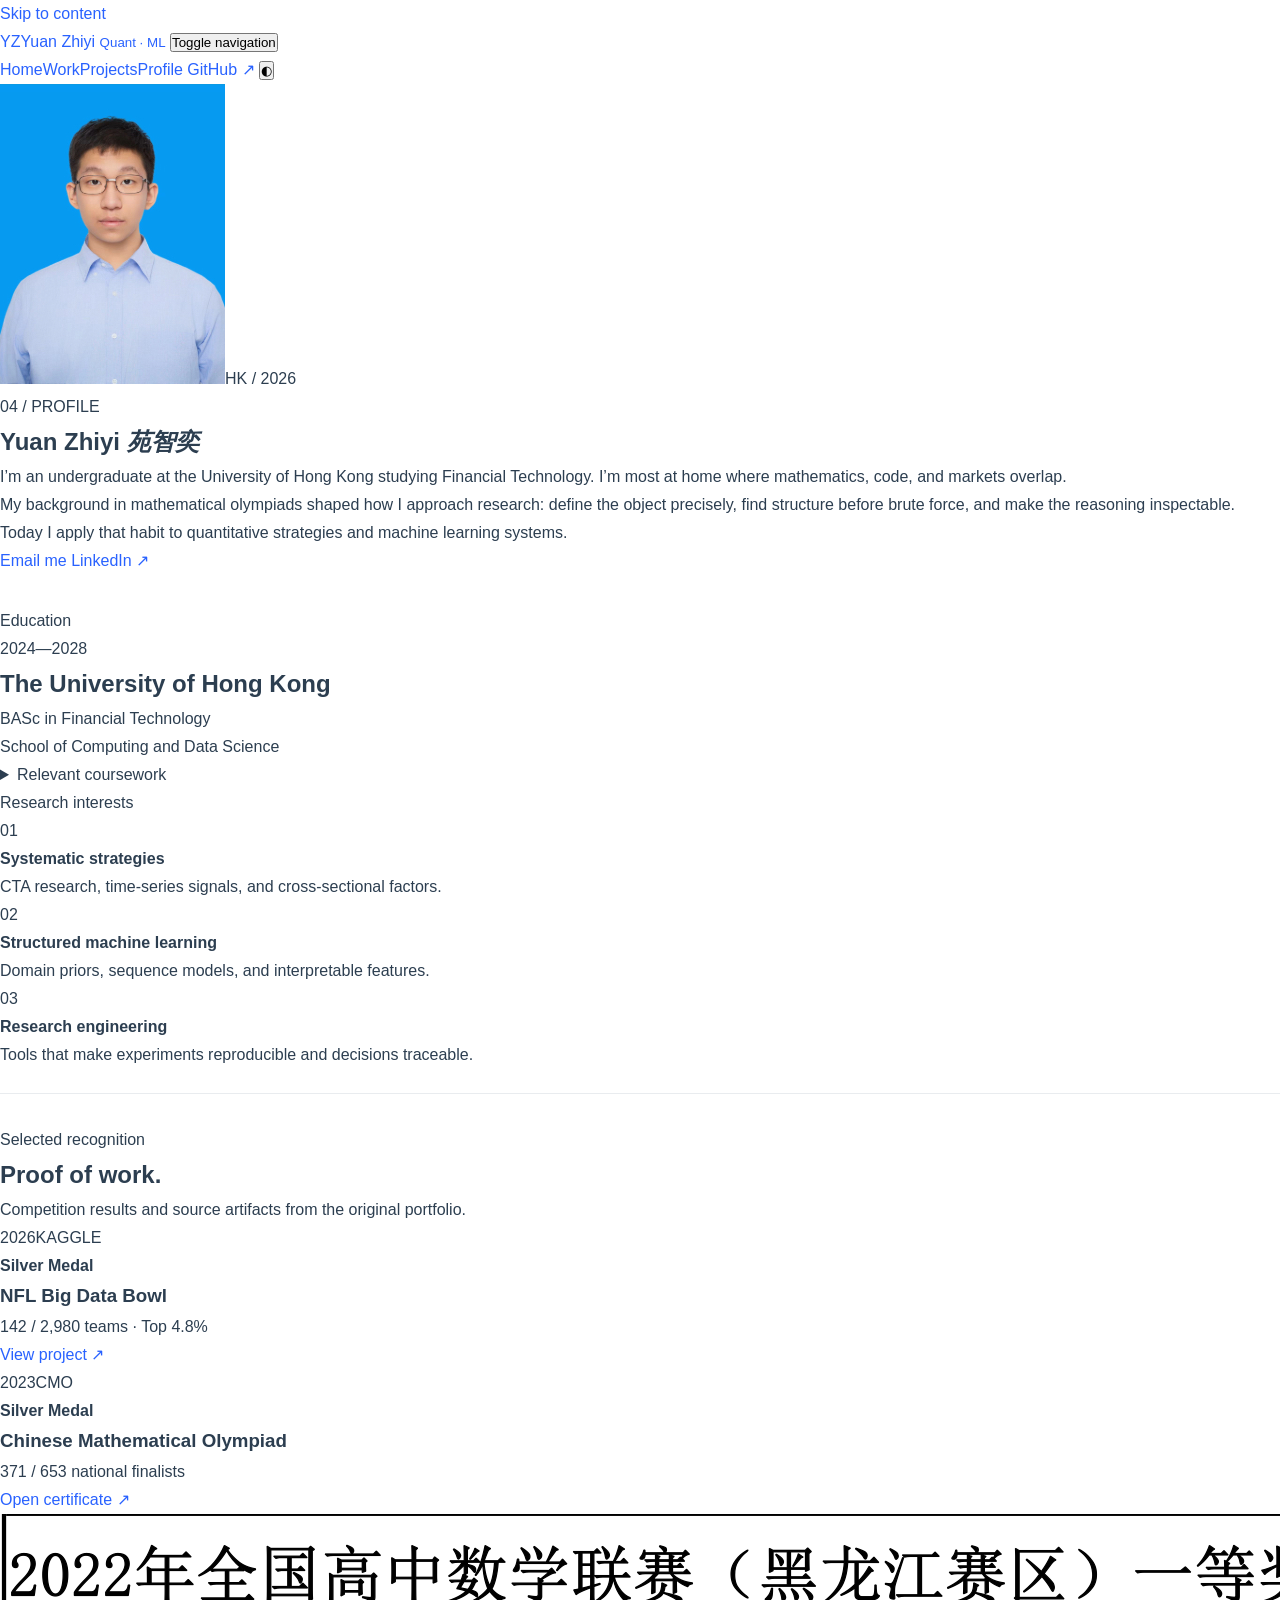
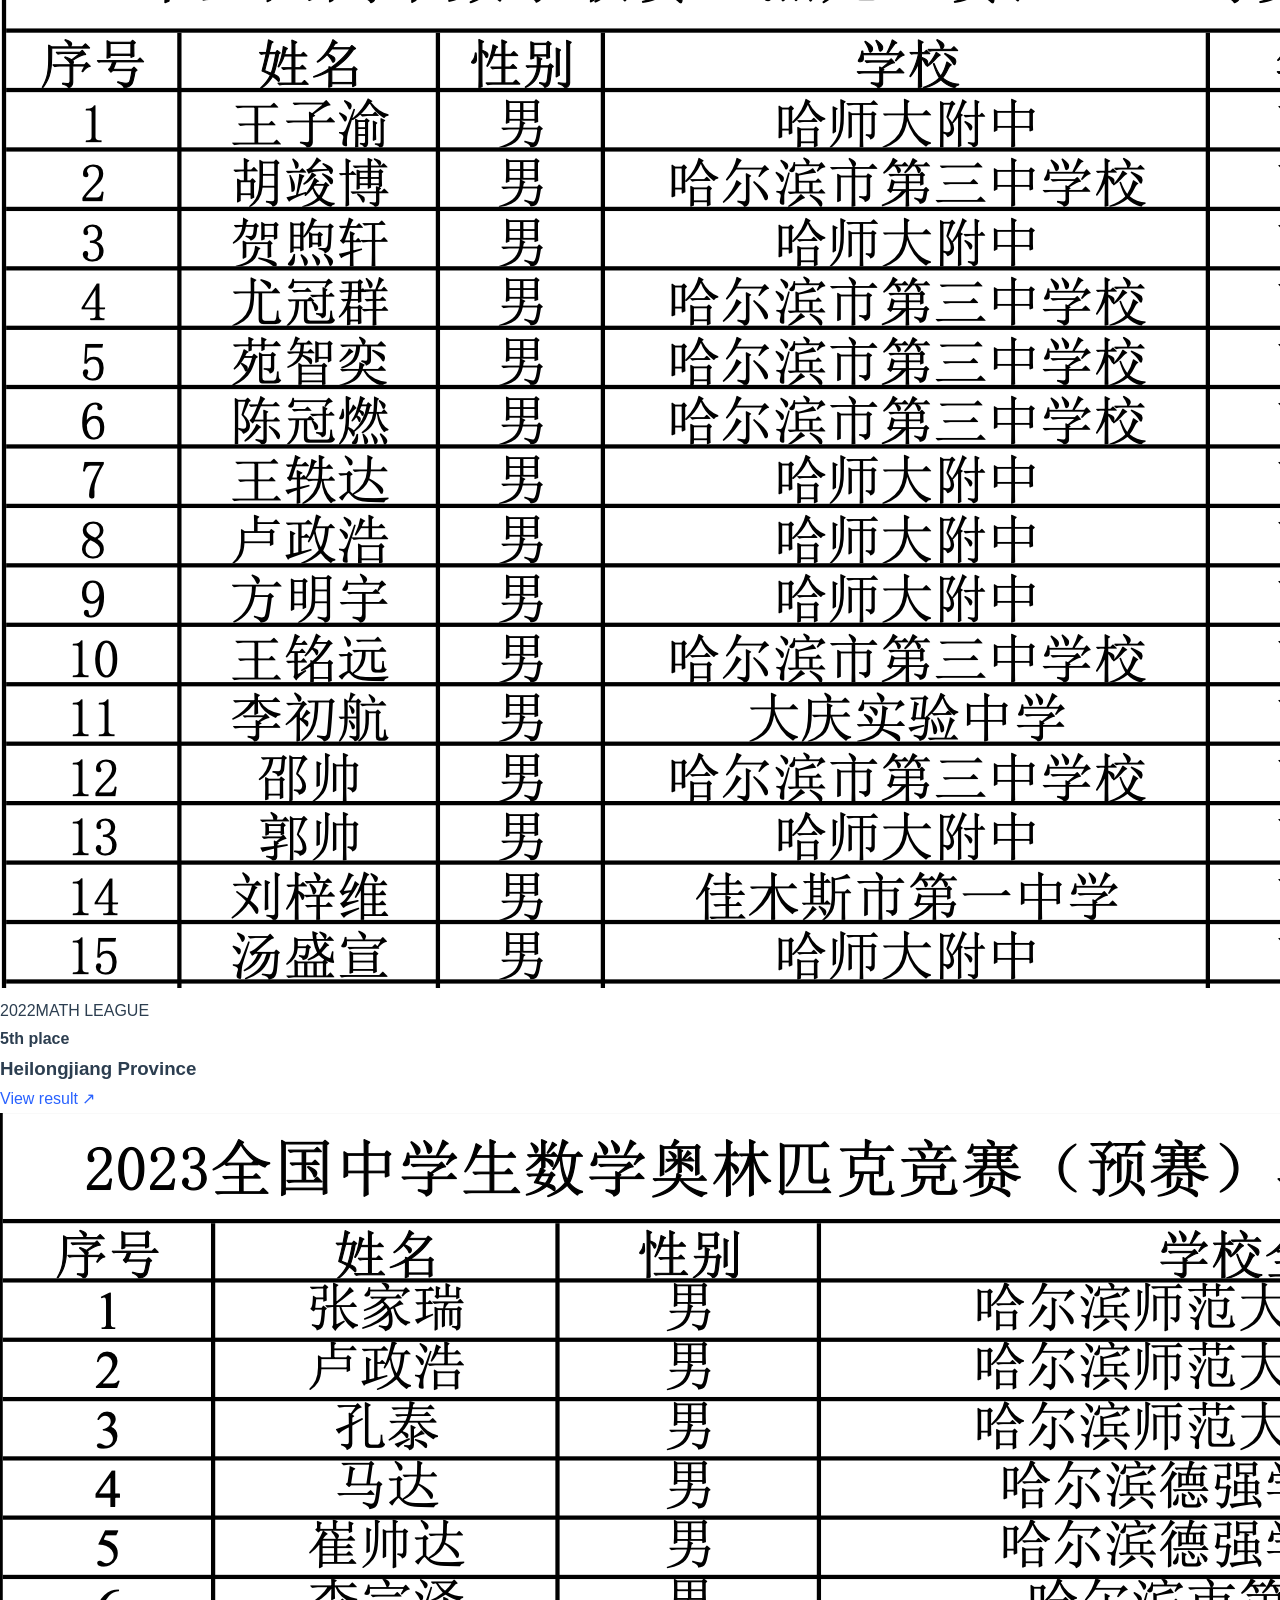
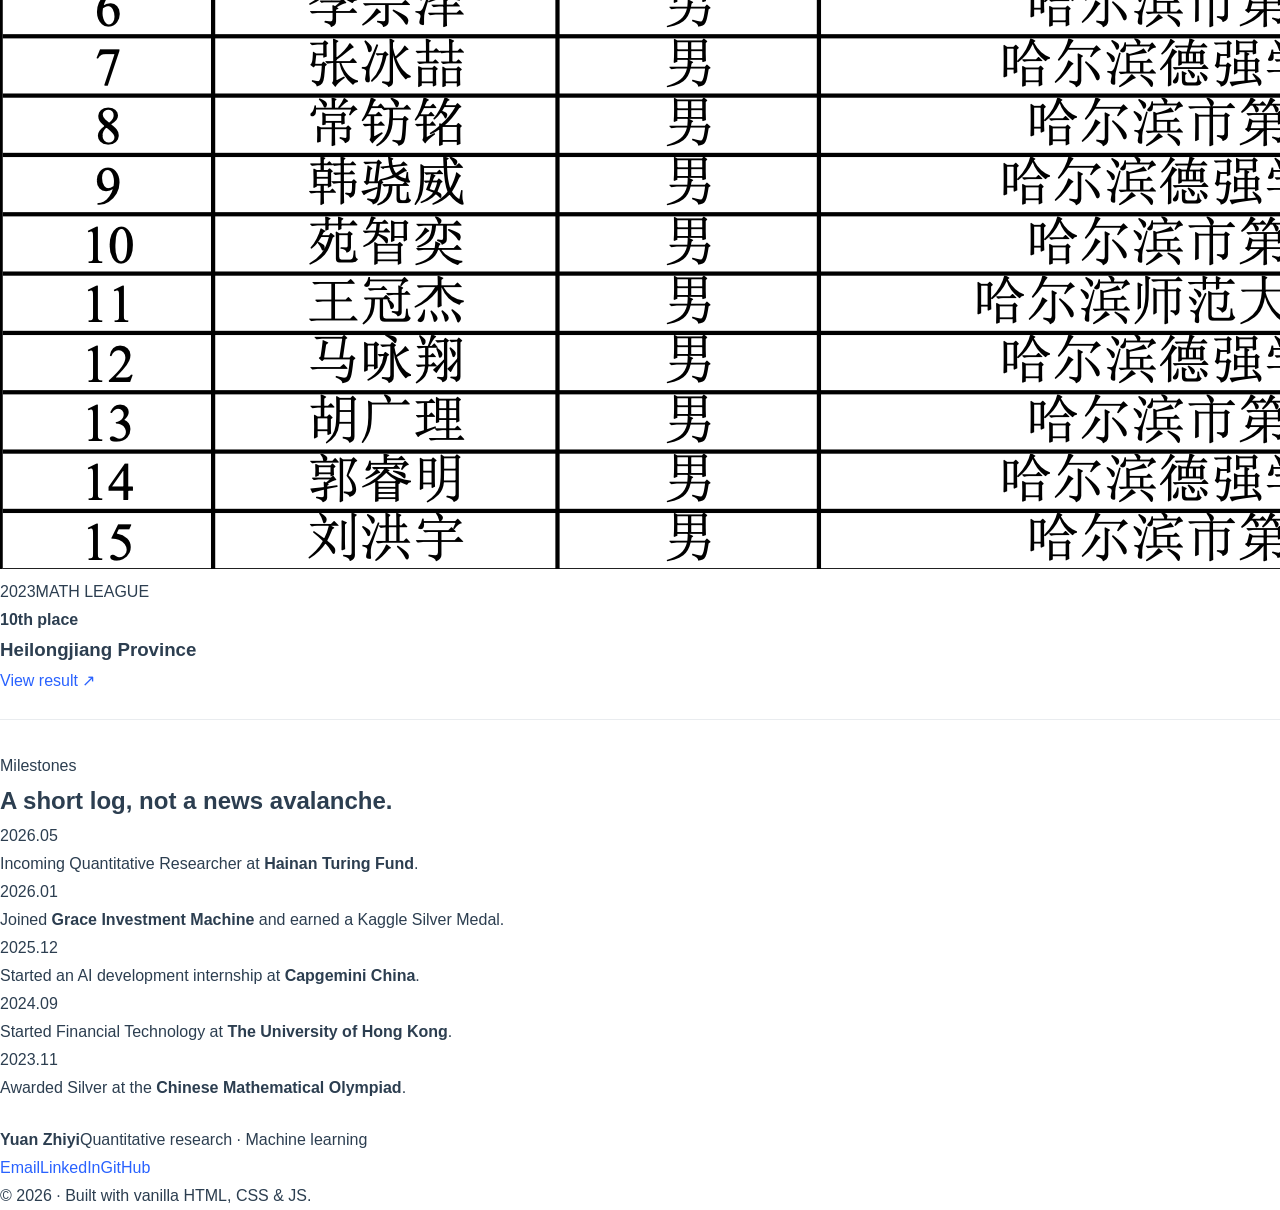
<file: profile.html>
<!doctype html>
<html lang="en">
<head>
  <meta charset="utf-8">
  <meta name="viewport" content="width=device-width, initial-scale=1">
  <meta name="description" content="About Yuan Zhiyi: education, mathematical competition awards, interests, and recent milestones.">
  <meta name="theme-color" content="#f3f1e9">
  <title>Profile — Yuan Zhiyi</title>
  <link rel="icon" href="favicon.svg" type="image/svg+xml">
  <link rel="stylesheet" href="style.css">
  <script src="script.js" defer></script>
</head>
<body data-page="profile">
  <a class="skip-link" href="#main">Skip to content</a>
  <header class="site-header">
    <div class="shell header-inner">
      <a class="brand" href="index.html" aria-label="Yuan Zhiyi, home"><span class="brand-mark" aria-hidden="true">YZ</span><span class="brand-copy">Yuan Zhiyi <small>Quant · ML</small></span></a>
      <button class="menu-toggle" type="button" aria-controls="site-nav" aria-expanded="false"><span></span><span></span><span></span><span class="sr-only">Toggle navigation</span></button>
      <nav class="site-nav" id="site-nav" aria-label="Primary navigation">
        <a href="index.html">Home</a><a href="work.html">Work</a><a href="projects.html">Projects</a><a href="profile.html" aria-current="page">Profile</a>
        <a class="nav-github" href="https://github.com/YZY0108" target="_blank" rel="noreferrer">GitHub <span aria-hidden="true">↗</span></a>
        <button class="theme-toggle" type="button" aria-label="Switch color theme"><span class="theme-icon" aria-hidden="true">◐</span></button>
      </nav>
    </div>
  </header>

  <main id="main">
    <section class="profile-hero shell">
      <div class="portrait-wrap reveal"><img src="assets/avatar.png" alt="Portrait of Yuan Zhiyi" width="225" height="300"><span class="portrait-tag">HK / 2026</span></div>
      <div class="profile-intro reveal">
        <p class="eyebrow">04 / PROFILE</p>
        <h1>Yuan Zhiyi <em>苑智奕</em></h1>
        <p class="profile-lede">I’m an undergraduate at the University of Hong Kong studying Financial Technology. I’m most at home where mathematics, code, and markets overlap.</p>
        <p>My background in mathematical olympiads shaped how I approach research: define the object precisely, find structure before brute force, and make the reasoning inspectable. Today I apply that habit to quantitative strategies and machine learning systems.</p>
        <div class="profile-links">
          <a class="button button-primary" href="mailto:u3629247@connect.hku.hk">Email me</a>
          <a class="button button-outline" href="https://www.linkedin.com/in/zhiyi-yuan-a709a736b/" target="_blank" rel="noreferrer">LinkedIn ↗</a>
        </div>
      </div>
    </section>

    <section class="section shell profile-grid">
      <article class="profile-block reveal">
        <p class="kicker">Education</p>
        <div class="education-card">
          <span class="education-year">2024—2028</span>
          <h2>The University of Hong Kong</h2>
          <p class="education-degree">BASc in Financial Technology</p>
          <p>School of Computing and Data Science</p>
          <details>
            <summary>Relevant coursework</summary>
            <p>Machine Learning, Deep Learning, Algorithms &amp; Data Structures, Statistical Learning, Stochastic Processes, Optimization, Numerical Analysis, Financial Mathematics, Operations Research, Probability, Linear Algebra, C++ and Python.</p>
          </details>
        </div>
      </article>

      <article class="profile-block reveal">
        <p class="kicker">Research interests</p>
        <ul class="interest-stack">
          <li><span>01</span><div><strong>Systematic strategies</strong><p>CTA research, time-series signals, and cross-sectional factors.</p></div></li>
          <li><span>02</span><div><strong>Structured machine learning</strong><p>Domain priors, sequence models, and interpretable features.</p></div></li>
          <li><span>03</span><div><strong>Research engineering</strong><p>Tools that make experiments reproducible and decisions traceable.</p></div></li>
        </ul>
      </article>
    </section>

    <section class="section band-section" aria-labelledby="awards-heading">
      <div class="shell">
        <div class="section-heading reveal"><div><p class="kicker">Selected recognition</p><h2 id="awards-heading">Proof of work.</h2></div><p class="section-note">Competition results and source artifacts from the original portfolio.</p></div>
        <div class="award-grid">
          <article class="award-card reveal">
            <div class="award-top"><span>2026</span><span>KAGGLE</span></div>
            <strong>Silver Medal</strong>
            <h3>NFL Big Data Bowl</h3>
            <p>142 / 2,980 teams · Top 4.8%</p>
            <a href="https://github.com/YZY0108/nfl-player-trajectory-prediction" target="_blank" rel="noreferrer">View project ↗</a>
          </article>
          <article class="award-card reveal">
            <div class="award-top"><span>2023</span><span>CMO</span></div>
            <strong>Silver Medal</strong>
            <h3>Chinese Mathematical Olympiad</h3>
            <p>371 / 653 national finalists</p>
            <a href="assets/CMO_silver_medal.pdf" target="_blank" rel="noreferrer">Open certificate ↗</a>
          </article>
          <article class="award-card award-card-image reveal">
            <a class="award-image" href="assets/2022省队第五.png" target="_blank" rel="noreferrer"><img src="assets/2022省队第五.png" alt="2022 Chinese High School Mathematics League result" loading="lazy"></a>
            <div class="award-image-copy"><div class="award-top"><span>2022</span><span>MATH LEAGUE</span></div><strong>5th place</strong><h3>Heilongjiang Province</h3><a href="assets/2022省队第五.png" target="_blank" rel="noreferrer">View result ↗</a></div>
          </article>
          <article class="award-card award-card-image reveal">
            <a class="award-image" href="assets/2023省队第十.png" target="_blank" rel="noreferrer"><img src="assets/2023省队第十.png" alt="2023 Chinese High School Mathematics League result" loading="lazy"></a>
            <div class="award-image-copy"><div class="award-top"><span>2023</span><span>MATH LEAGUE</span></div><strong>10th place</strong><h3>Heilongjiang Province</h3><a href="assets/2023省队第十.png" target="_blank" rel="noreferrer">View result ↗</a></div>
          </article>
        </div>
      </div>
    </section>

    <section class="section shell updates-layout" aria-labelledby="updates-heading">
      <div class="sticky-label reveal"><p class="kicker">Milestones</p><h2 id="updates-heading">A short log, not a news avalanche.</h2></div>
      <ol class="updates-list">
        <li class="reveal"><time datetime="2026-05">2026.05</time><p>Incoming Quantitative Researcher at <strong>Hainan Turing Fund</strong>.</p></li>
        <li class="reveal"><time datetime="2026-01">2026.01</time><p>Joined <strong>Grace Investment Machine</strong> and earned a Kaggle Silver Medal.</p></li>
        <li class="reveal"><time datetime="2025-12">2025.12</time><p>Started an AI development internship at <strong>Capgemini China</strong>.</p></li>
        <li class="reveal"><time datetime="2024-09">2024.09</time><p>Started Financial Technology at <strong>The University of Hong Kong</strong>.</p></li>
        <li class="reveal"><time datetime="2023-11">2023.11</time><p>Awarded Silver at the <strong>Chinese Mathematical Olympiad</strong>.</p></li>
      </ol>
    </section>
  </main>

  <footer class="site-footer">
    <div class="shell footer-inner">
      <div><strong>Yuan Zhiyi</strong><span>Quantitative research · Machine learning</span></div>
      <div class="footer-links"><a href="mailto:u3629247@connect.hku.hk">Email</a><a href="https://www.linkedin.com/in/zhiyi-yuan-a709a736b/" target="_blank" rel="noreferrer">LinkedIn</a><a href="https://github.com/YZY0108" target="_blank" rel="noreferrer">GitHub</a></div>
      <p>© <span data-year>2026</span> · Built with vanilla HTML, CSS &amp; JS.</p>
    </div>
  </footer>
</body>
</html>
</file>
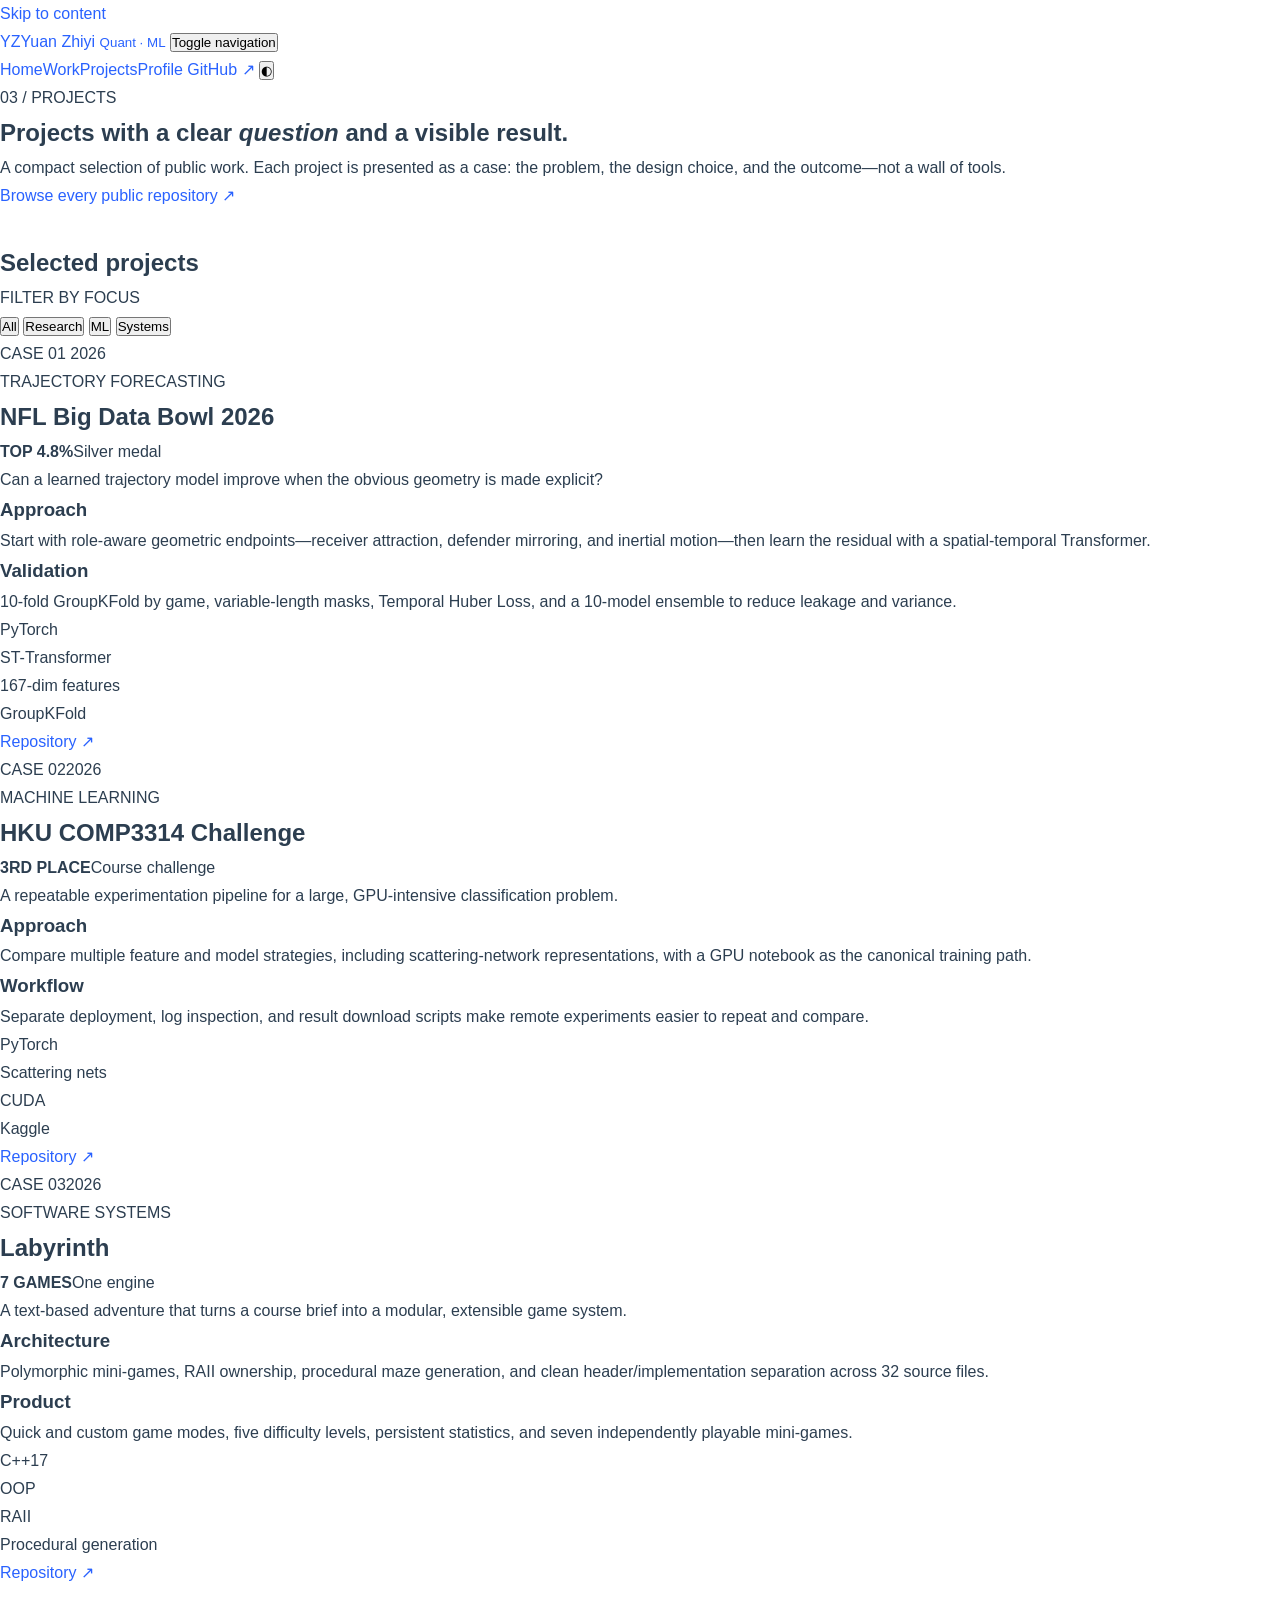
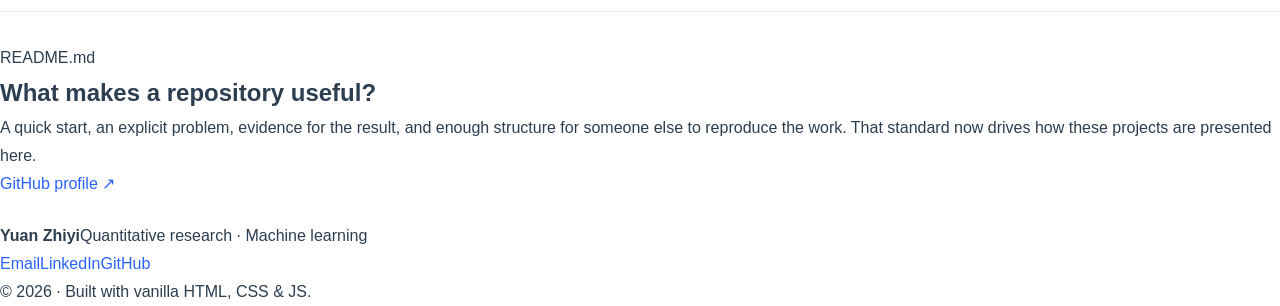
<file: projects.html>
<!doctype html>
<html lang="en">
<head>
  <meta charset="utf-8">
  <meta name="viewport" content="width=device-width, initial-scale=1">
  <meta name="description" content="Selected quantitative research, machine learning, and systems projects by Yuan Zhiyi.">
  <meta name="theme-color" content="#f3f1e9">
  <title>Projects — Yuan Zhiyi</title>
  <link rel="icon" href="favicon.svg" type="image/svg+xml">
  <link rel="stylesheet" href="style.css">
  <script src="script.js" defer></script>
</head>
<body data-page="projects">
  <a class="skip-link" href="#main">Skip to content</a>
  <header class="site-header">
    <div class="shell header-inner">
      <a class="brand" href="index.html" aria-label="Yuan Zhiyi, home"><span class="brand-mark" aria-hidden="true">YZ</span><span class="brand-copy">Yuan Zhiyi <small>Quant · ML</small></span></a>
      <button class="menu-toggle" type="button" aria-controls="site-nav" aria-expanded="false"><span></span><span></span><span></span><span class="sr-only">Toggle navigation</span></button>
      <nav class="site-nav" id="site-nav" aria-label="Primary navigation">
        <a href="index.html">Home</a><a href="work.html">Work</a><a href="projects.html" aria-current="page">Projects</a><a href="profile.html">Profile</a>
        <a class="nav-github" href="https://github.com/YZY0108" target="_blank" rel="noreferrer">GitHub <span aria-hidden="true">↗</span></a>
        <button class="theme-toggle" type="button" aria-label="Switch color theme"><span class="theme-icon" aria-hidden="true">◐</span></button>
      </nav>
    </div>
  </header>

  <main id="main">
    <section class="page-hero shell reveal">
      <p class="eyebrow">03 / PROJECTS</p>
      <div class="page-title-grid">
        <h1>Projects with a clear <em>question</em> and a visible result.</h1>
        <div>
          <p>A compact selection of public work. Each project is presented as a case: the problem, the design choice, and the outcome—not a wall of tools.</p>
          <a class="text-link" href="https://github.com/YZY0108?tab=repositories" target="_blank" rel="noreferrer">Browse every public repository <span aria-hidden="true">↗</span></a>
        </div>
      </div>
    </section>

    <section class="section shell project-section" aria-labelledby="project-list-heading">
      <div class="project-toolbar reveal">
        <h2 class="sr-only" id="project-list-heading">Selected projects</h2>
        <p>FILTER BY FOCUS</p>
        <div class="filter-group" role="group" aria-label="Filter projects">
          <button type="button" class="filter-button is-active" data-filter="all" aria-pressed="true">All</button>
          <button type="button" class="filter-button" data-filter="research" aria-pressed="false">Research</button>
          <button type="button" class="filter-button" data-filter="ml" aria-pressed="false">ML</button>
          <button type="button" class="filter-button" data-filter="systems" aria-pressed="false">Systems</button>
        </div>
      </div>

      <div class="case-list">
        <article class="case-card reveal" data-categories="research ml">
          <div class="case-rail">
            <span>CASE 01</span>
            <span>2026</span>
          </div>
          <div class="case-main">
            <div class="case-heading">
              <div><p class="case-category">TRAJECTORY FORECASTING</p><h2>NFL Big Data Bowl 2026</h2></div>
              <div class="result-badge"><strong>TOP 4.8%</strong><span>Silver medal</span></div>
            </div>
            <p class="case-lede">Can a learned trajectory model improve when the obvious geometry is made explicit?</p>
            <div class="case-details">
              <div><h3>Approach</h3><p>Start with role-aware geometric endpoints—receiver attraction, defender mirroring, and inertial motion—then learn the residual with a spatial-temporal Transformer.</p></div>
              <div><h3>Validation</h3><p>10-fold GroupKFold by game, variable-length masks, Temporal Huber Loss, and a 10-model ensemble to reduce leakage and variance.</p></div>
            </div>
            <div class="case-footer">
              <ul class="tag-list"><li>PyTorch</li><li>ST-Transformer</li><li>167-dim features</li><li>GroupKFold</li></ul>
              <a class="button button-outline" href="https://github.com/YZY0108/nfl-player-trajectory-prediction" target="_blank" rel="noreferrer">Repository <span aria-hidden="true">↗</span></a>
            </div>
          </div>
        </article>

        <article class="case-card reveal" data-categories="research ml">
          <div class="case-rail"><span>CASE 02</span><span>2026</span></div>
          <div class="case-main">
            <div class="case-heading">
              <div><p class="case-category">MACHINE LEARNING</p><h2>HKU COMP3314 Challenge</h2></div>
              <div class="result-badge"><strong>3RD PLACE</strong><span>Course challenge</span></div>
            </div>
            <p class="case-lede">A repeatable experimentation pipeline for a large, GPU-intensive classification problem.</p>
            <div class="case-details">
              <div><h3>Approach</h3><p>Compare multiple feature and model strategies, including scattering-network representations, with a GPU notebook as the canonical training path.</p></div>
              <div><h3>Workflow</h3><p>Separate deployment, log inspection, and result download scripts make remote experiments easier to repeat and compare.</p></div>
            </div>
            <div class="case-footer">
              <ul class="tag-list"><li>PyTorch</li><li>Scattering nets</li><li>CUDA</li><li>Kaggle</li></ul>
              <a class="button button-outline" href="https://github.com/YZY0108/COMP3314" target="_blank" rel="noreferrer">Repository <span aria-hidden="true">↗</span></a>
            </div>
          </div>
        </article>

        <article class="case-card reveal" data-categories="systems">
          <div class="case-rail"><span>CASE 03</span><span>2026</span></div>
          <div class="case-main">
            <div class="case-heading">
              <div><p class="case-category">SOFTWARE SYSTEMS</p><h2>Labyrinth</h2></div>
              <div class="result-badge"><strong>7 GAMES</strong><span>One engine</span></div>
            </div>
            <p class="case-lede">A text-based adventure that turns a course brief into a modular, extensible game system.</p>
            <div class="case-details">
              <div><h3>Architecture</h3><p>Polymorphic mini-games, RAII ownership, procedural maze generation, and clean header/implementation separation across 32 source files.</p></div>
              <div><h3>Product</h3><p>Quick and custom game modes, five difficulty levels, persistent statistics, and seven independently playable mini-games.</p></div>
            </div>
            <div class="case-footer">
              <ul class="tag-list"><li>C++17</li><li>OOP</li><li>RAII</li><li>Procedural generation</li></ul>
              <a class="button button-outline" href="https://github.com/YZY0108/COMP2113GP" target="_blank" rel="noreferrer">Repository <span aria-hidden="true">↗</span></a>
            </div>
          </div>
        </article>
      </div>

      <p class="empty-state" hidden>No project matches this filter yet.</p>
    </section>

    <section class="section shell compact-section">
      <div class="repo-note reveal">
        <span class="repo-note-mark">README.md</span>
        <div><h2>What makes a repository useful?</h2><p>A quick start, an explicit problem, evidence for the result, and enough structure for someone else to reproduce the work. That standard now drives how these projects are presented here.</p></div>
        <a class="text-link" href="https://github.com/YZY0108" target="_blank" rel="noreferrer">GitHub profile ↗</a>
      </div>
    </section>
  </main>

  <footer class="site-footer">
    <div class="shell footer-inner">
      <div><strong>Yuan Zhiyi</strong><span>Quantitative research · Machine learning</span></div>
      <div class="footer-links"><a href="mailto:u3629247@connect.hku.hk">Email</a><a href="https://www.linkedin.com/in/zhiyi-yuan-a709a736b/" target="_blank" rel="noreferrer">LinkedIn</a><a href="https://github.com/YZY0108" target="_blank" rel="noreferrer">GitHub</a></div>
      <p>© <span data-year>2026</span> · Built with vanilla HTML, CSS &amp; JS.</p>
    </div>
  </footer>
</body>
</html>
</file>
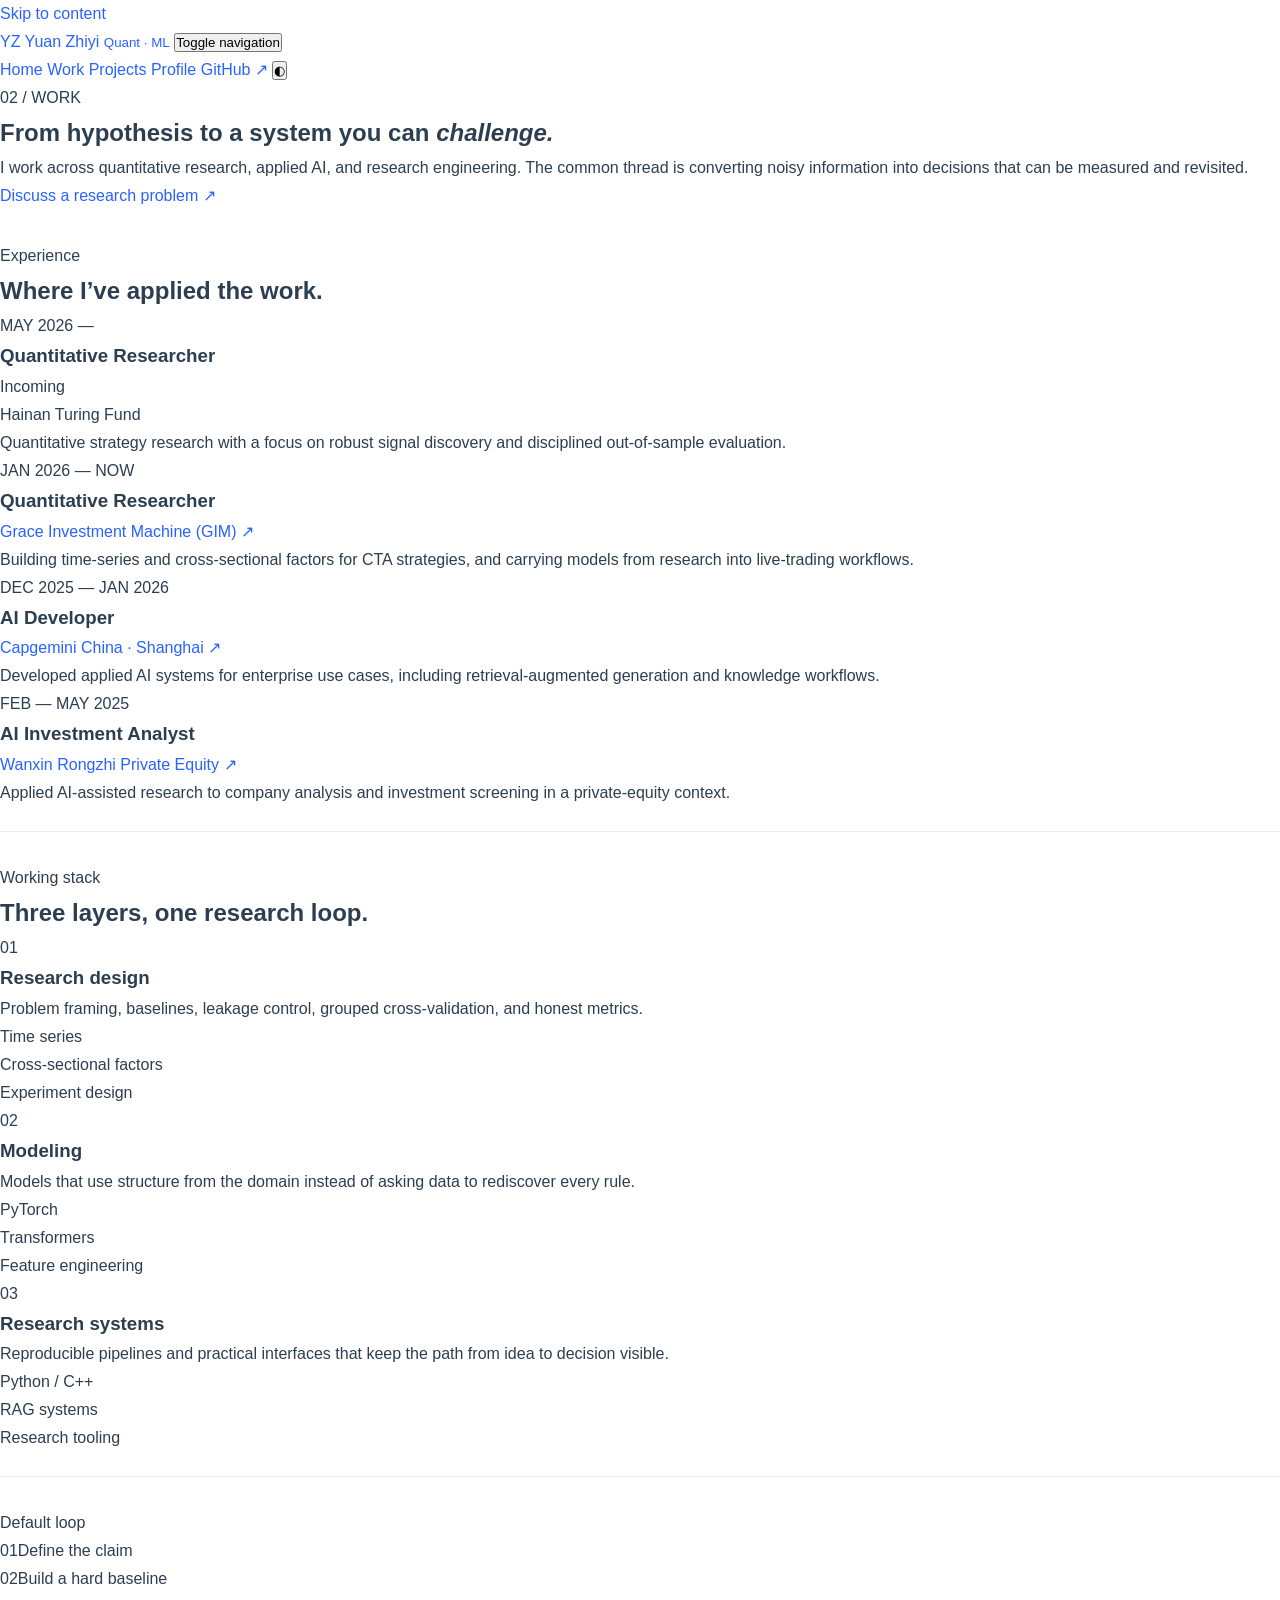
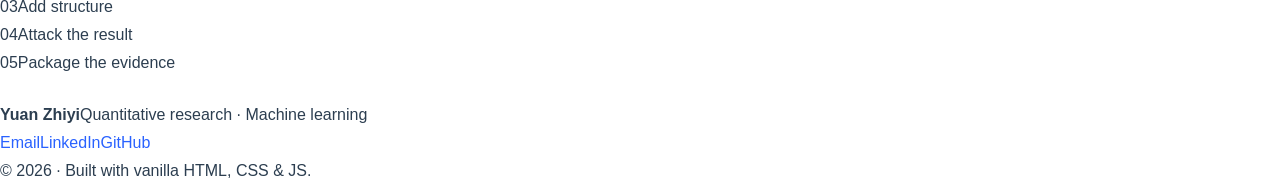
<file: work.html>
<!doctype html>
<html lang="en">
<head>
  <meta charset="utf-8">
  <meta name="viewport" content="width=device-width, initial-scale=1">
  <meta name="description" content="Yuan Zhiyi's experience in quantitative research, AI development, and investment analysis.">
  <meta name="theme-color" content="#f3f1e9">
  <title>Work — Yuan Zhiyi</title>
  <link rel="icon" href="favicon.svg" type="image/svg+xml">
  <link rel="stylesheet" href="style.css">
  <script src="script.js" defer></script>
</head>
<body data-page="work">
  <a class="skip-link" href="#main">Skip to content</a>
  <header class="site-header">
    <div class="shell header-inner">
      <a class="brand" href="index.html" aria-label="Yuan Zhiyi, home">
        <span class="brand-mark" aria-hidden="true">YZ</span>
        <span class="brand-copy">Yuan Zhiyi <small>Quant · ML</small></span>
      </a>
      <button class="menu-toggle" type="button" aria-controls="site-nav" aria-expanded="false">
        <span></span><span></span><span></span><span class="sr-only">Toggle navigation</span>
      </button>
      <nav class="site-nav" id="site-nav" aria-label="Primary navigation">
        <a href="index.html">Home</a>
        <a href="work.html" aria-current="page">Work</a>
        <a href="projects.html">Projects</a>
        <a href="profile.html">Profile</a>
        <a class="nav-github" href="https://github.com/YZY0108" target="_blank" rel="noreferrer">GitHub <span aria-hidden="true">↗</span></a>
        <button class="theme-toggle" type="button" aria-label="Switch color theme"><span class="theme-icon" aria-hidden="true">◐</span></button>
      </nav>
    </div>
  </header>

  <main id="main">
    <section class="page-hero shell reveal">
      <p class="eyebrow">02 / WORK</p>
      <div class="page-title-grid">
        <h1>From hypothesis to a system you can <em>challenge.</em></h1>
        <div>
          <p>I work across quantitative research, applied AI, and research engineering. The common thread is converting noisy information into decisions that can be measured and revisited.</p>
          <a class="text-link" href="mailto:u3629247@connect.hku.hk">Discuss a research problem <span aria-hidden="true">↗</span></a>
        </div>
      </div>
    </section>

    <section class="section shell work-layout" aria-labelledby="experience-heading">
      <div class="sticky-label reveal">
        <p class="kicker">Experience</p>
        <h2 id="experience-heading">Where I’ve applied the work.</h2>
      </div>

      <div class="timeline">
        <article class="timeline-item reveal">
          <div class="timeline-date">MAY 2026 —</div>
          <div class="timeline-copy">
            <div class="timeline-title-row"><h3>Quantitative Researcher</h3><span class="status-pill">Incoming</span></div>
            <p class="timeline-org">Hainan Turing Fund</p>
            <p>Quantitative strategy research with a focus on robust signal discovery and disciplined out-of-sample evaluation.</p>
          </div>
        </article>

        <article class="timeline-item reveal">
          <div class="timeline-date">JAN 2026 — NOW</div>
          <div class="timeline-copy">
            <h3>Quantitative Researcher</h3>
            <p class="timeline-org"><a href="https://graceim.ai/" target="_blank" rel="noreferrer">Grace Investment Machine (GIM) ↗</a></p>
            <p>Building time-series and cross-sectional factors for CTA strategies, and carrying models from research into live-trading workflows.</p>
          </div>
        </article>

        <article class="timeline-item reveal">
          <div class="timeline-date">DEC 2025 — JAN 2026</div>
          <div class="timeline-copy">
            <h3>AI Developer</h3>
            <p class="timeline-org"><a href="https://www.capgemini.com/cn-zh/" target="_blank" rel="noreferrer">Capgemini China · Shanghai ↗</a></p>
            <p>Developed applied AI systems for enterprise use cases, including retrieval-augmented generation and knowledge workflows.</p>
          </div>
        </article>

        <article class="timeline-item reveal">
          <div class="timeline-date">FEB — MAY 2025</div>
          <div class="timeline-copy">
            <h3>AI Investment Analyst</h3>
            <p class="timeline-org"><a href="https://www.smefi.cn/wrjj" target="_blank" rel="noreferrer">Wanxin Rongzhi Private Equity ↗</a></p>
            <p>Applied AI-assisted research to company analysis and investment screening in a private-equity context.</p>
          </div>
        </article>
      </div>
    </section>

    <section class="section band-section">
      <div class="shell">
        <div class="section-heading reveal">
          <div><p class="kicker">Working stack</p><h2>Three layers, one research loop.</h2></div>
        </div>
        <div class="capability-grid">
          <article class="capability-card reveal">
            <span class="capability-number">01</span>
            <h3>Research design</h3>
            <p>Problem framing, baselines, leakage control, grouped cross-validation, and honest metrics.</p>
            <ul><li>Time series</li><li>Cross-sectional factors</li><li>Experiment design</li></ul>
          </article>
          <article class="capability-card reveal">
            <span class="capability-number">02</span>
            <h3>Modeling</h3>
            <p>Models that use structure from the domain instead of asking data to rediscover every rule.</p>
            <ul><li>PyTorch</li><li>Transformers</li><li>Feature engineering</li></ul>
          </article>
          <article class="capability-card reveal">
            <span class="capability-number">03</span>
            <h3>Research systems</h3>
            <p>Reproducible pipelines and practical interfaces that keep the path from idea to decision visible.</p>
            <ul><li>Python / C++</li><li>RAG systems</li><li>Research tooling</li></ul>
          </article>
        </div>
      </div>
    </section>

    <section class="section shell compact-section">
      <div class="method-strip reveal">
        <p class="kicker">Default loop</p>
        <ol>
          <li><span>01</span>Define the claim</li>
          <li><span>02</span>Build a hard baseline</li>
          <li><span>03</span>Add structure</li>
          <li><span>04</span>Attack the result</li>
          <li><span>05</span>Package the evidence</li>
        </ol>
      </div>
    </section>
  </main>

  <footer class="site-footer">
    <div class="shell footer-inner">
      <div><strong>Yuan Zhiyi</strong><span>Quantitative research · Machine learning</span></div>
      <div class="footer-links"><a href="mailto:u3629247@connect.hku.hk">Email</a><a href="https://www.linkedin.com/in/zhiyi-yuan-a709a736b/" target="_blank" rel="noreferrer">LinkedIn</a><a href="https://github.com/YZY0108" target="_blank" rel="noreferrer">GitHub</a></div>
      <p>© <span data-year>2026</span> · Built with vanilla HTML, CSS &amp; JS.</p>
    </div>
  </footer>
</body>
</html>
</file>
<file: style.css>
/* ============================================================
   Academic Portfolio — Clean & Minimal
   Inspired by Hugo Academic / AcademicPages
   ============================================================ */

:root {
  --color-bg: #ffffff;
  --color-bg-alt: #f8f9fa;
  --color-text: #2c3e50;
  --color-text-secondary: #6c757d;
  --color-text-muted: #adb5bd;
  --color-primary: #2962ff;
  --color-primary-light: #e8eeff;
  --color-link: #2962ff;
  --color-border: #e9ecef;
  --color-heading: #1a1a2e;

  --font-body: 'Source Sans 3', -apple-system, BlinkMacSystemFont, 'Segoe UI', Roboto, sans-serif;
  --font-mono: 'Roboto Mono', 'SF Mono', 'Consolas', monospace;

  --sidebar-width: 260px;
  --max-content: 780px;
  --transition: 0.2s ease;
}

/* ===== RESET ===== */
*, *::before, *::after {
  margin: 0;
  padding: 0;
  box-sizing: border-box;
}

html {
  scroll-behavior: smooth;
  scroll-padding-top: 60px;
}

body {
  font-family: var(--font-body);
  color: var(--color-text);
  background: var(--color-bg);
  line-height: 1.75;
  font-size: 16px;
  -webkit-font-smoothing: antialiased;
}

a {
  color: var(--color-link);
  text-decoration: none;
}

a:hover {
  text-decoration: underline;
}

code {
  font-family: var(--font-mono);
  font-size: 0.88em;
  background: var(--color-bg-alt);
  padding: 1px 5px;
  border-radius: 3px;
}

strong {
  font-weight: 600;
}

/* ===== PAGE LAYOUT ===== */
.page-wrapper {
  display: flex;
  min-height: 100vh;
}

/* ===== SIDEBAR ===== */
.sidebar {
  position: sticky;
  top: 0;
  width: var(--sidebar-width);
  height: 100vh;
  flex-shrink: 0;
  background: var(--color-bg-alt);
  border-right: 1px solid var(--color-border);
  overflow-y: auto;
}

.sidebar-inner {
  padding: 2.5rem 1.5rem 2rem;
  text-align: center;
}

/* Avatar */
.profile-avatar {
  width: 140px;
  height: 140px;
  margin: 0 auto 1.2rem;
  border-radius: 50%;
  overflow: hidden;
  border: 3px solid var(--color-border);
}

.profile-avatar img {
  width: 100%;
  height: 100%;
  object-fit: cover;
}

.avatar-placeholder {
  width: 100%;
  height: 100%;
  display: flex;
  align-items: center;
  justify-content: center;
  background: var(--color-primary-light);
  color: var(--color-primary);
  font-size: 2.8rem;
  font-weight: 700;
  font-family: var(--font-body);
}

.profile-name {
  font-size: 1.35rem;
  font-weight: 700;
  color: var(--color-heading);
  margin-bottom: 0;
  line-height: 1.3;
}

.profile-name-cn {
  font-size: 0.95rem;
  color: var(--color-text-secondary);
  margin-bottom: 0.4rem;
}

.profile-role {
  font-size: 0.9rem;
  color: var(--color-text-secondary);
  margin-bottom: 0.1rem;
}

.profile-org {
  font-size: 0.85rem;
  color: var(--color-text-secondary);
  font-weight: 600;
  margin-bottom: 1.2rem;
}

/* Profile links */
.profile-info {
  list-style: none;
  text-align: left;
  padding: 0 0.5rem;
}

.profile-info li {
  display: flex;
  align-items: center;
  gap: 0.6rem;
  padding: 0.35rem 0;
  font-size: 0.88rem;
  color: var(--color-text-secondary);
}

.profile-info li i {
  width: 16px;
  text-align: center;
  color: var(--color-text-muted);
  font-size: 0.85rem;
  flex-shrink: 0;
}

.profile-info li a {
  color: var(--color-link);
}

/* ===== MOBILE HEADER ===== */
.mobile-header {
  display: none;
  position: sticky;
  top: 0;
  z-index: 50;
  background: var(--color-bg);
  border-bottom: 1px solid var(--color-border);
  padding: 0.75rem 1.2rem;
  align-items: center;
  gap: 0.8rem;
}

.menu-btn {
  background: none;
  border: none;
  font-size: 1.2rem;
  color: var(--color-text);
  cursor: pointer;
  padding: 4px;
}

.mobile-title {
  font-weight: 700;
  font-size: 1.05rem;
}

/* ===== MAIN CONTENT ===== */
.main {
  flex: 1;
  min-width: 0;
  max-width: var(--max-content);
  margin: 0 auto;
  padding: 0 2.5rem;
}

/* ===== TOP NAV ===== */
.top-nav {
  position: sticky;
  top: 0;
  z-index: 40;
  display: flex;
  gap: 0;
  background: var(--color-bg);
  border-bottom: 1px solid var(--color-border);
  margin-bottom: 0.5rem;
}

.nav-item {
  padding: 0.85rem 1.1rem;
  font-size: 0.9rem;
  font-weight: 500;
  color: var(--color-text-secondary);
  border-bottom: 2px solid transparent;
  transition: color var(--transition), border-color var(--transition);
}

.nav-item:hover {
  color: var(--color-primary);
  text-decoration: none;
}

.nav-item.active {
  color: var(--color-primary);
  border-bottom-color: var(--color-primary);
}

/* ===== SECTIONS ===== */
.section {
  padding: 2rem 0 1.5rem;
  border-bottom: 1px solid var(--color-border);
}

.section:last-of-type {
  border-bottom: none;
}

.section > h2 {
  font-size: 1.5rem;
  font-weight: 700;
  color: var(--color-heading);
  margin-bottom: 1rem;
  line-height: 1.3;
}

.cn-inline {
  font-weight: 400;
  color: var(--color-text-secondary);
  font-size: 0.85em;
}

.section > p {
  margin-bottom: 0.8rem;
}

/* Bio bullets */
.bio-bullets {
  margin: 0.6rem 0 0.8rem 1.2rem;
}

.bio-bullets li {
  margin-bottom: 0.4rem;
}

/* Interests & Education mini-grid */
.interests-education {
  display: grid;
  grid-template-columns: 1fr 1fr;
  gap: 2rem;
  margin-top: 1.5rem;
  padding-top: 1.2rem;
  border-top: 1px solid var(--color-border);
}

.interests-education h3 {
  font-size: 1.05rem;
  font-weight: 700;
  color: var(--color-heading);
  margin-bottom: 0.6rem;
}

.interests-list,
.education-list {
  list-style: none;
}

.interests-list li {
  display: flex;
  align-items: center;
  gap: 0.5rem;
  padding: 0.25rem 0;
  font-size: 0.92rem;
}

.interests-list li i {
  color: var(--color-primary);
  width: 18px;
  text-align: center;
  font-size: 0.85rem;
}

.education-list li {
  display: flex;
  align-items: flex-start;
  gap: 0.5rem;
  padding: 0.25rem 0;
  font-size: 0.92rem;
}

.education-list li i {
  color: var(--color-primary);
  margin-top: 4px;
  font-size: 0.85rem;
}

/* ===== NEWS ===== */
.news-list {
  list-style: none;
}

.news-list li {
  padding: 0.45rem 0;
  font-size: 0.93rem;
  display: flex;
  gap: 0.8rem;
  align-items: baseline;
}

.news-date {
  font-family: var(--font-mono);
  font-size: 0.82rem;
  color: var(--color-primary);
  white-space: nowrap;
  min-width: 65px;
  font-weight: 500;
  flex-shrink: 0;
}

.news-text {
  flex: 1;
  min-width: 0;
}

/* ===== EXPERIENCE ===== */
.exp-item {
  display: flex;
  gap: 1rem;
  padding: 1.2rem 0;
}

.exp-item + .exp-item {
  border-top: 1px solid var(--color-border);
}

.exp-icon {
  flex-shrink: 0;
  width: 44px;
  height: 44px;
  display: flex;
  align-items: center;
  justify-content: center;
  background: var(--color-primary-light);
  border-radius: 50%;
  color: var(--color-primary);
  font-size: 1rem;
  margin-top: 2px;
}

.exp-body {
  flex: 1;
  min-width: 0;
}

.exp-header {
  display: flex;
  justify-content: space-between;
  align-items: flex-start;
  margin-bottom: 0.5rem;
  gap: 1rem;
}

.exp-body h3 {
  font-size: 1.05rem;
  font-weight: 600;
  color: var(--color-heading);
  line-height: 1.4;
}

.exp-org {
  font-size: 0.88rem;
  color: var(--color-text-secondary);
}

.org-link {
  color: var(--color-primary);
  text-decoration: none;
  font-weight: 500;
}

.org-link:hover {
  text-decoration: underline;
}

.org-link i {
  font-size: 0.7em;
  margin-left: 2px;
  vertical-align: baseline;
}

.exp-date {
  font-family: var(--font-mono);
  font-size: 0.8rem;
  color: var(--color-text-muted);
  white-space: nowrap;
  flex-shrink: 0;
  margin-top: 2px;
}

.exp-body ul {
  margin-left: 1rem;
  margin-top: 0.3rem;
}

.exp-body ul li {
  font-size: 0.92rem;
  margin-bottom: 0.35rem;
  color: var(--color-text);
}

/* ===== PROJECTS ===== */
.project-item {
  padding: 1.2rem 0;
}

.project-item + .project-item {
  border-top: 1px solid var(--color-border);
}

.project-item h3 {
  font-size: 1.1rem;
  font-weight: 600;
  color: var(--color-heading);
  line-height: 1.4;
  margin-bottom: 0.2rem;
}

.badge {
  display: inline-block;
  font-size: 0.72rem;
  font-weight: 600;
  padding: 2px 8px;
  border-radius: 3px;
  background: var(--color-primary);
  color: #fff;
  vertical-align: middle;
  margin-left: 0.4rem;
  text-transform: uppercase;
  letter-spacing: 0.3px;
}

.project-meta {
  font-size: 0.85rem;
  color: var(--color-text-muted);
  margin-bottom: 0.5rem;
}

.project-item ul {
  margin-left: 1rem;
}

.project-item ul li {
  font-size: 0.92rem;
  margin-bottom: 0.4rem;
}

/* ===== EDUCATION ===== */
.edu-item {
  display: flex;
  gap: 1rem;
  padding: 1rem 0;
}

.edu-icon {
  flex-shrink: 0;
  width: 44px;
  height: 44px;
  display: flex;
  align-items: center;
  justify-content: center;
  background: var(--color-primary-light);
  border-radius: 50%;
  color: var(--color-primary);
  font-size: 1.1rem;
  margin-top: 2px;
}

.edu-body h3 {
  font-size: 1.1rem;
  font-weight: 600;
  color: var(--color-heading);
}

.edu-degree {
  font-size: 0.95rem;
  color: var(--color-text);
}

.edu-dept {
  font-size: 0.85rem;
  color: var(--color-text-secondary);
}

.edu-date {
  font-family: var(--font-mono);
  font-size: 0.8rem;
  color: var(--color-text-muted);
  display: block;
  margin: 0.25rem 0 0.5rem;
}

.edu-courses {
  font-size: 0.88rem;
  color: var(--color-text-secondary);
  line-height: 1.7;
}

/* ===== AWARDS (LinkedIn-style feed) ===== */
.awards-feed {
  display: flex;
  flex-direction: column;
  gap: 0;
}

.award-entry {
  padding: 1rem 0;
}

.award-entry + .award-entry {
  border-top: 1px solid var(--color-border);
}

.award-text {
  display: flex;
  align-items: flex-start;
  gap: 0.6rem;
  margin-bottom: 0.7rem;
}

.award-text > i {
  color: var(--color-primary);
  font-size: 0.95rem;
  margin-top: 3px;
  flex-shrink: 0;
}

.award-text strong {
  font-size: 0.93rem;
  display: block;
  line-height: 1.4;
}

.award-year {
  display: block;
  font-family: var(--font-mono);
  font-size: 0.78rem;
  color: var(--color-text-muted);
  margin-top: 0.15rem;
}

/* Attachment: image */
.award-attachment--img {
  display: block;
  margin-left: 1.55rem;
  border-radius: 6px;
  overflow: hidden;
  border: 1px solid var(--color-border);
  max-width: 400px;
  transition: border-color 0.2s ease;
}

.award-attachment--img:hover {
  border-color: var(--color-primary);
}

.award-attachment--img img {
  display: block;
  width: 100%;
  height: auto;
}

/* Attachment: file / link */
.award-attachment--file,
.award-attachment--link {
  display: inline-flex;
  align-items: center;
  gap: 0.5rem;
  margin-left: 1.55rem;
  padding: 0.5rem 0.85rem;
  border: 1px solid var(--color-border);
  border-radius: 6px;
  background: var(--color-bg-alt);
  color: var(--color-text);
  font-size: 0.85rem;
  text-decoration: none;
  transition: border-color 0.2s ease, background 0.2s ease;
}

.award-attachment--file:hover,
.award-attachment--link:hover {
  border-color: var(--color-primary);
  background: var(--color-primary-light);
  text-decoration: none;
}

.award-attachment--file > i:first-child,
.award-attachment--link > i:first-child {
  font-size: 1.1rem;
  color: var(--color-primary);
}

.award-attachment--file > i:last-child,
.award-attachment--link > i:last-child {
  font-size: 0.7rem;
  color: var(--color-text-muted);
  margin-left: auto;
}

.award-attachment--file span,
.award-attachment--link span {
  flex: 1;
  min-width: 0;
  overflow: hidden;
  text-overflow: ellipsis;
  white-space: nowrap;
}

/* ===== FOOTER ===== */
.footer {
  padding: 2rem 0;
  text-align: center;
  font-size: 0.82rem;
  color: var(--color-text-muted);
  border-top: 1px solid var(--color-border);
  margin-top: 1rem;
}

/* ===== RESPONSIVE ===== */
@media (max-width: 900px) {
  .sidebar {
    position: fixed;
    left: -280px;
    z-index: 100;
    width: 260px;
    transition: left 0.25s ease;
    box-shadow: none;
  }

  .sidebar.open {
    left: 0;
    box-shadow: 4px 0 15px rgba(0, 0, 0, 0.1);
  }

  .mobile-header {
    display: flex;
  }

  .main {
    padding: 0 1.2rem;
  }

  .top-nav {
    top: 49px;
    overflow-x: auto;
    -webkit-overflow-scrolling: touch;
  }

  .interests-education {
    grid-template-columns: 1fr;
    gap: 1.2rem;
  }

  .exp-header {
    flex-direction: column;
    gap: 0.2rem;
  }

  .exp-icon, .edu-icon {
    display: none;
  }
}

@media (max-width: 480px) {
  .section > h2 {
    font-size: 1.3rem;
  }

  .nav-item {
    padding: 0.7rem 0.8rem;
    font-size: 0.82rem;
  }

  .news-list li {
    flex-direction: column;
    gap: 0.1rem;
  }
}

/* ===== OVERLAY (mobile sidebar) ===== */
.sidebar-overlay {
  display: none;
  position: fixed;
  inset: 0;
  background: rgba(0, 0, 0, 0.3);
  z-index: 99;
}

.sidebar-overlay.show {
  display: block;
}

/* ===== PRINT ===== */
@media print {
  .sidebar, .top-nav, .mobile-header { display: none; }
  .main { margin: 0; padding: 1rem; max-width: 100%; }
}
</file>
